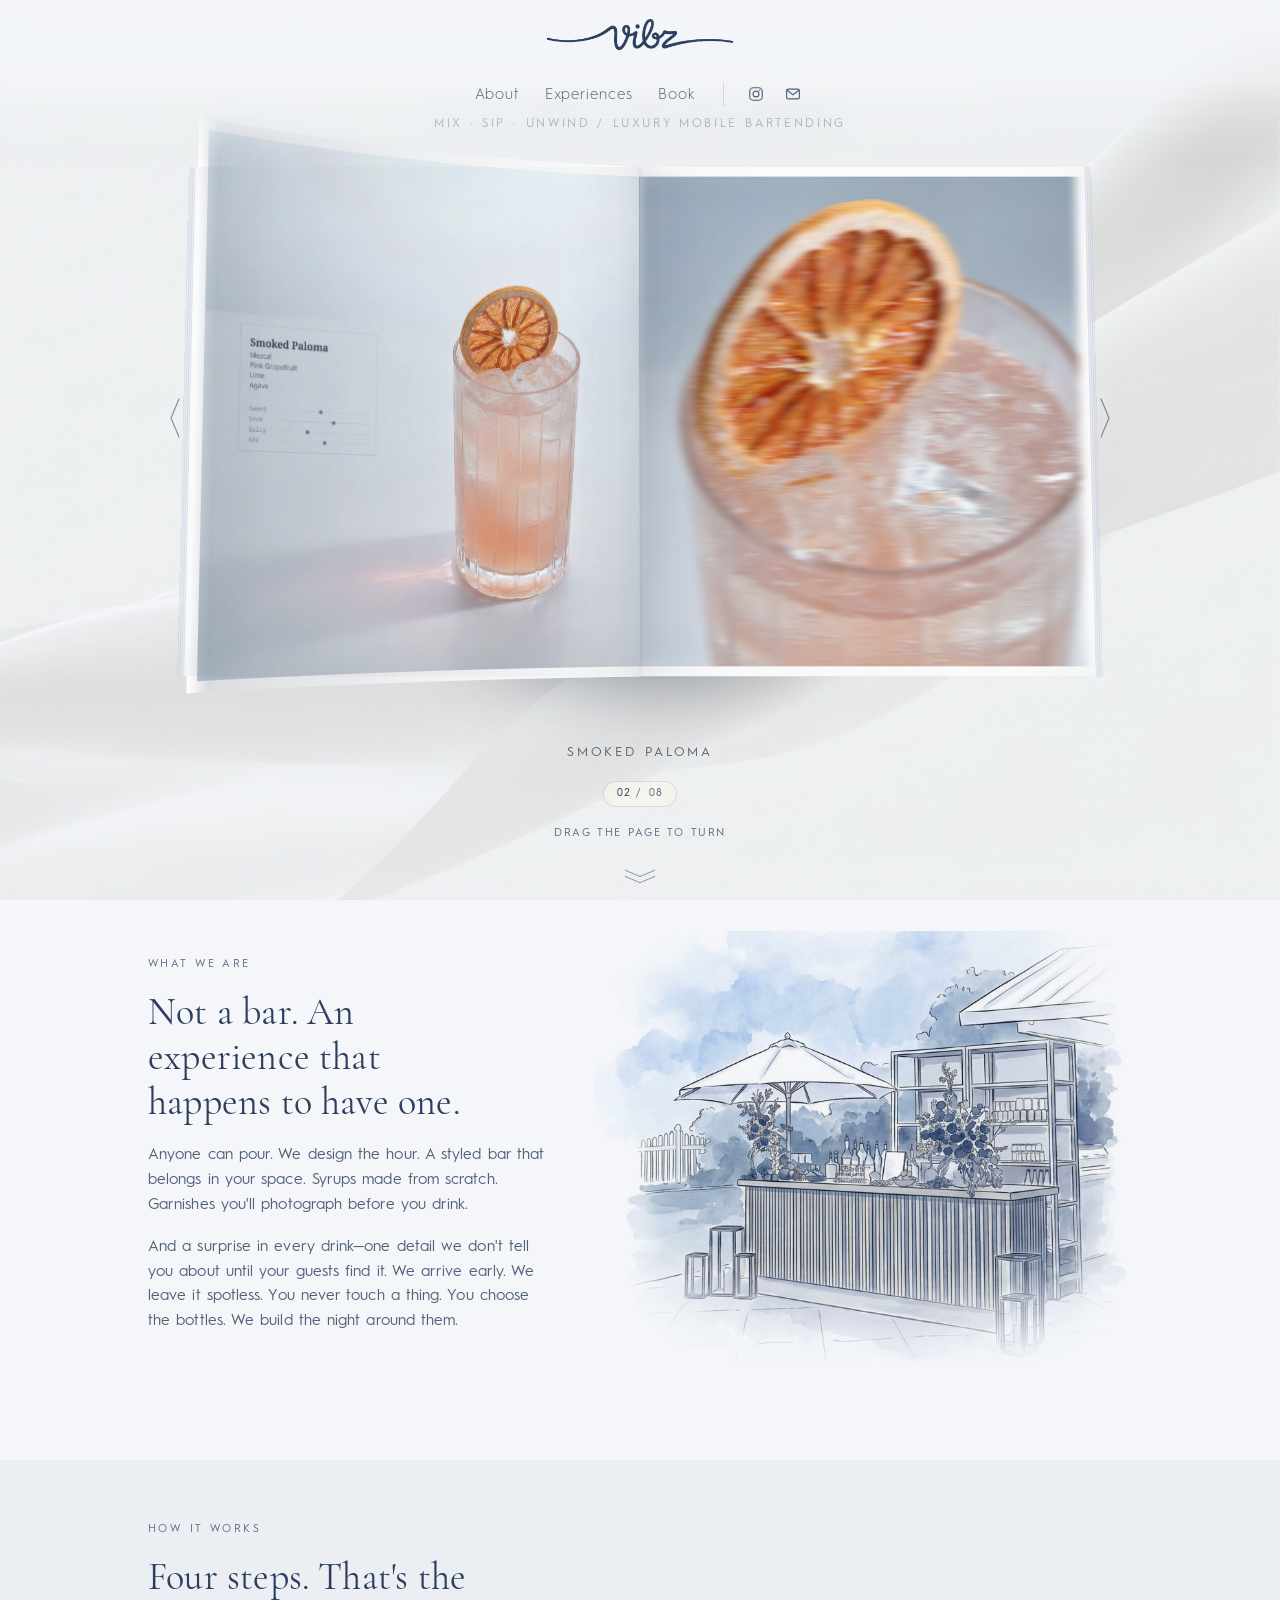
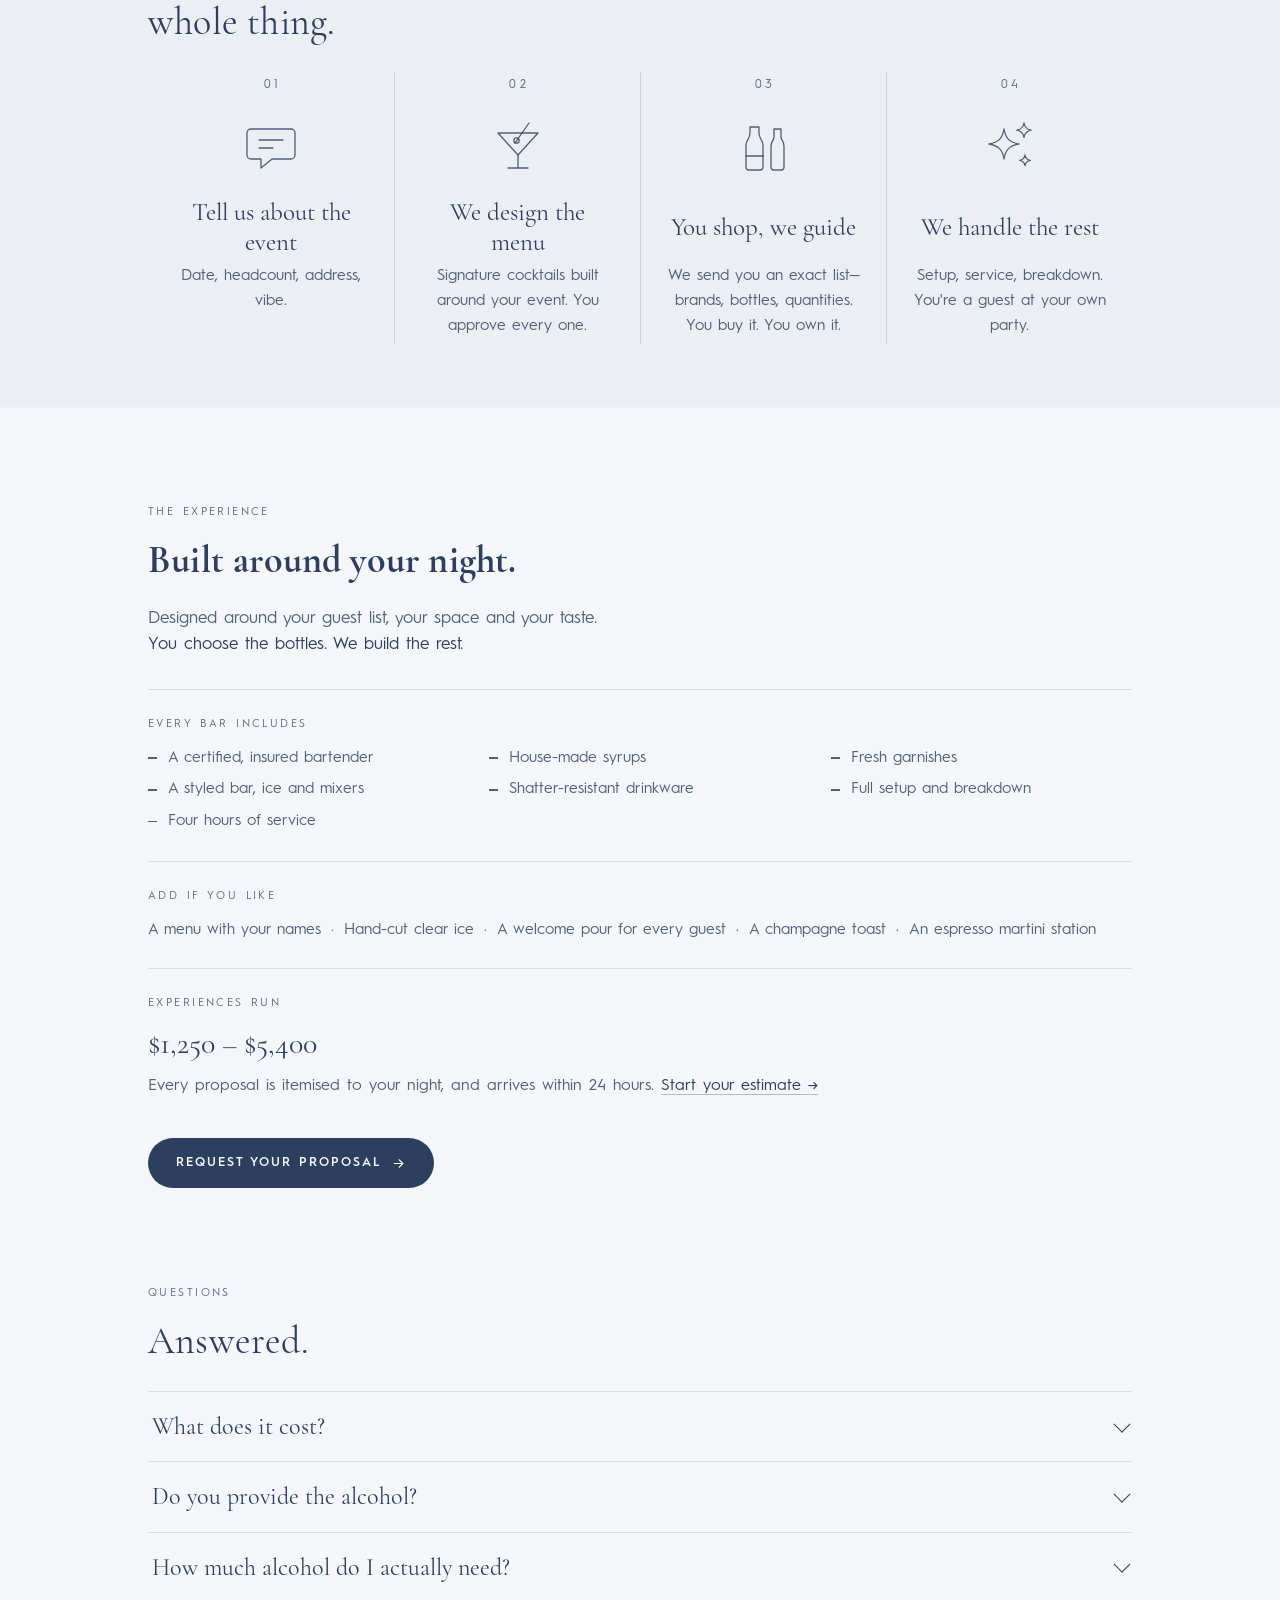
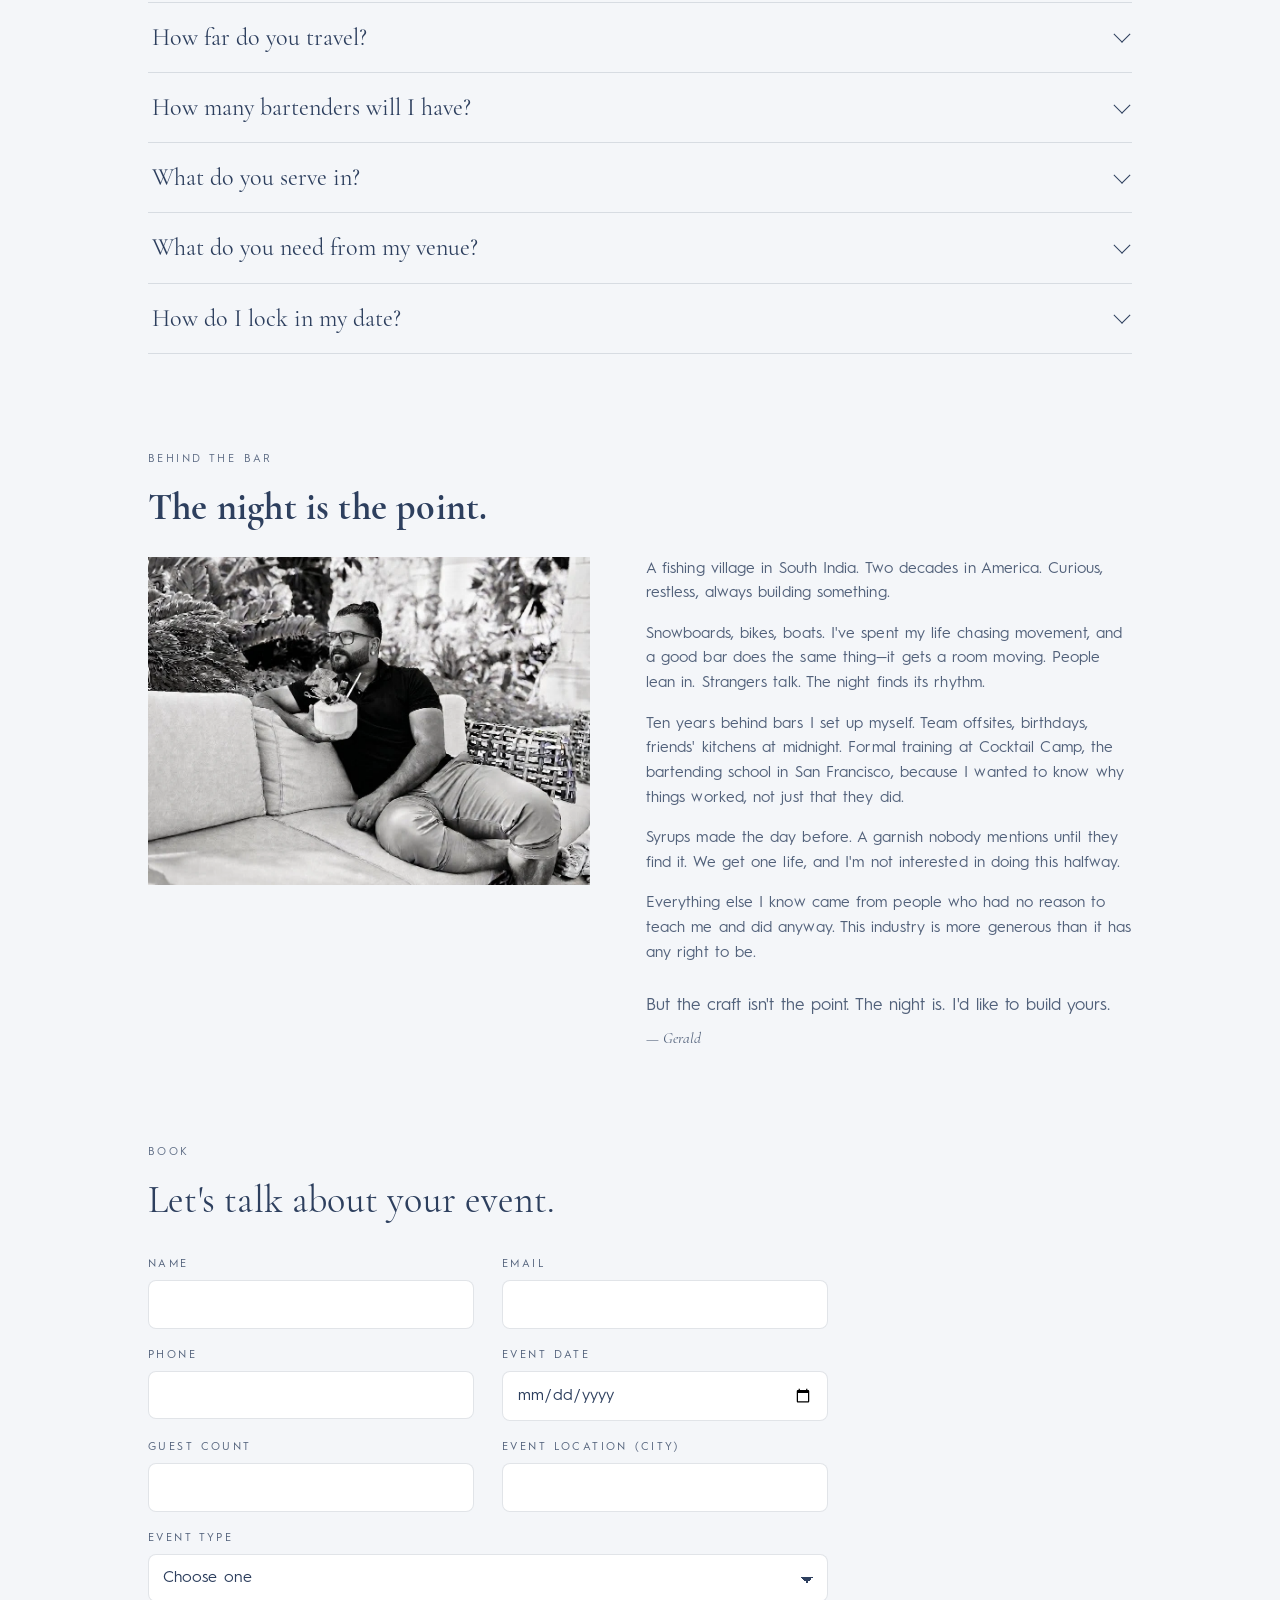
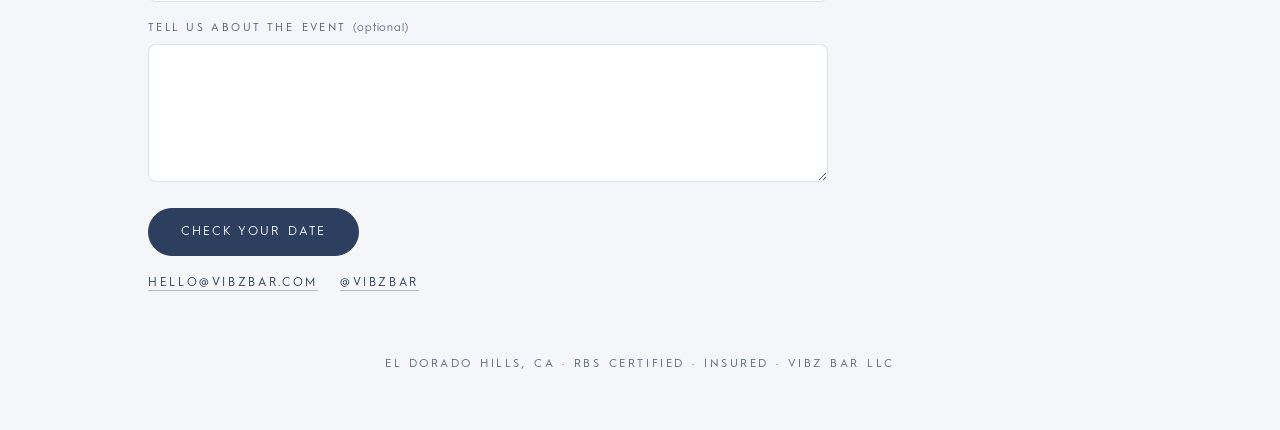
<file: index.html>
<!doctype html>
<html lang="en">
<head>
<!-- Google tag (gtag.js) -->
<script async src="https://www.googletagmanager.com/gtag/js?id=G-868JDGYLK6"></script>
<script>
  window.dataLayer = window.dataLayer || [];
  function gtag(){dataLayer.push(arguments);}
  gtag('js', new Date());
  gtag('config', 'G-868JDGYLK6');
</script>
<meta charset="utf-8">
<meta name="viewport" content="width=device-width, initial-scale=1">
<title>VIBZ — Mobile Bar</title>
<meta name="description" content="luxury mobile bartending — El Dorado Hills &amp; greater Sacramento">
<meta property="og:title" content="VIBZ — Mobile Bar">
<meta property="og:description" content="The happier hour experience. Luxury mobile bartending for El Dorado Hills, Sacramento, and everywhere worth celebrating.">
<meta property="og:type" content="website">
<meta name="theme-color" content="#f4f6f9">
<style>
@font-face{font-family:'Cormorant Garamond';font-style:normal;font-weight:300;font-display:swap;src:url(fonts/CormorantGaramond-Light.ttf) format('truetype')}
@font-face{font-family:'Cormorant Garamond';font-style:normal;font-weight:400;font-display:swap;src:url(fonts/CormorantGaramond-Regular.ttf) format('truetype')}
@font-face{font-family:'Cormorant Garamond';font-style:italic;font-weight:400;font-display:swap;src:url(fonts/CormorantGaramond-Italic.ttf) format('truetype')}
@font-face{font-family:'Cormorant Garamond';font-style:normal;font-weight:500;font-display:swap;src:url(fonts/CormorantGaramond-Medium.ttf) format('truetype')}
@font-face{font-family:'Cormorant Garamond';font-style:normal;font-weight:600;font-display:swap;src:url(fonts/CormorantGaramond-SemiBold.ttf) format('truetype')}
@font-face{font-family:'Cormorant Garamond';font-style:normal;font-weight:700;font-display:swap;src:url(fonts/CormorantGaramond-Bold.ttf) format('truetype')}
@font-face{font-family:'Hurme Sans';font-style:normal;font-weight:300;font-display:swap;src:url(fonts/HurmeGeometricSans1-Light.otf) format('opentype')}
@font-face{font-family:'Hurme Sans';font-style:normal;font-weight:400;font-display:swap;src:url(fonts/HurmeGeometricSans1.otf) format('opentype')}
@font-face{font-family:'Hurme Sans';font-style:normal;font-weight:600;font-display:swap;src:url(fonts/HurmeGeometricSans1-SemiBold.otf) format('opentype')}

:root{
  --paper:#f4f6f9;
  --ink:#2d3f5e;
  --ink-soft:rgba(45,63,94,.82);
  --ink-faint:rgba(45,63,94,.76);
  --hairline:rgba(45,63,94,.14);
  --earth:#2d3f5e;
  --earth-hover:#1c2a44;
  --lavender:#d4d8e8;
  --display:'Cormorant Garamond',Georgia,serif;
  --font:'Hurme Sans',system-ui,sans-serif;
  --track-caps:.22em;
  --track-nav:.06em;
}
*{box-sizing:border-box}
html,body{margin:0;padding:0}
html{-webkit-text-size-adjust:100%}
body{
  font-family:var(--font);font-weight:400;background:var(--paper);color:var(--ink);
  -webkit-font-smoothing:antialiased;overflow-x:hidden;
}
a{color:inherit;text-decoration:none}
button{font:inherit}
::selection{background:rgba(45,63,94,.85);color:var(--paper)}

/* the painted ground the whole page sits on */
.wash{position:fixed;inset:0;z-index:-2;pointer-events:none;background:var(--paper)}
.wash:after{
  content:"";position:absolute;inset:0;
  background:url(vibz/wave_bg_2.png) center top / cover no-repeat;
  opacity:var(--wave,.5);mix-blend-mode:multiply;will-change:opacity;
}
@media (max-width:760px){.wash:after{display:none}}

/* ---------------- top bar ---------------- */
.top{
  position:fixed;top:0;left:0;right:0;z-index:500;
  display:flex;flex-direction:column;align-items:center;gap:11px;
  padding-inline:clamp(16px,4vw,48px);padding-block:18px 64px;pointer-events:none;text-align:center;
}
.top>*{pointer-events:auto}
.top:before{
  content:"";position:absolute;inset:0;z-index:-1;
  background:linear-gradient(180deg,rgba(244,246,249,.94),rgba(244,246,249,.7) 48%,rgba(244,246,249,0));
  -webkit-backdrop-filter:blur(14px) saturate(.95);backdrop-filter:blur(14px) saturate(.95);
  -webkit-mask-image:linear-gradient(180deg,#000 46%,transparent);
  mask-image:linear-gradient(180deg,#000 46%,transparent);
}
.top .name{display:block;line-height:0;margin-bottom:20px}
.top .name img{width:clamp(124px,15vw,186px);height:auto;display:block}
.top nav{
  display:flex;gap:clamp(14px,2vw,26px);font-size:15px;align-items:center;
  letter-spacing:var(--track-nav);font-weight:300;
}
.top nav a{color:var(--ink-soft);transition:color .2s}
.top nav a:hover,.top nav a[aria-current]{color:var(--ink)}
.top nav .top-socials{
  display:flex;align-items:center;gap:13px;margin-left:2px;padding-left:clamp(12px,1.6vw,20px);
  border-left:1px solid var(--hairline);
}
.icon-btn{display:inline-flex;align-items:center;justify-content:center;padding:4px;color:var(--ink-soft);transition:color .2s}
.icon-btn:hover{color:var(--ink)}
.top .icon-btn svg{width:16px;height:16px;display:block}
@media (max-width:640px){
  .top{padding-inline:12px;padding-block:13px 50px;gap:8px}
  .top .name img{width:108px}
  .top nav{gap:11px;font-size:13px}
  .top nav .top-socials{gap:9px;padding-left:10px}
  .top .icon-btn{padding:2px}
  .top .icon-btn svg{width:14px;height:14px}
}

/* ---------------- hero ---------------- */
.hero{
  position:relative;display:grid;justify-items:center;align-content:center;
  min-height:100svh;overflow-anchor:none;overflow-x:clip;
  padding:clamp(112px,13svh,152px) 0 clamp(72px,10svh,120px);
}
.hero-kicker{
  font-size:12px;font-weight:400;letter-spacing:var(--track-caps);text-align:center;
  color:var(--ink-soft);margin:0 0 clamp(22px,3.4vh,40px);text-transform:uppercase;
}
.hero-down{
  position:absolute;bottom:30px;left:50%;transform:translateX(-50%);border:0;background:transparent;
  padding:10px 14px;color:var(--ink);cursor:pointer;-webkit-tap-highlight-color:transparent;
  opacity:.6;transition:opacity .2s;z-index:3;
}
.hero-down:hover{opacity:.9}

/* ---------------- sketchbook ---------------- */
.hero,.hero *{-webkit-user-select:none;-moz-user-select:none;user-select:none}
.hero img{-webkit-user-drag:none;user-drag:none}
.sb-wrap{display:grid;justify-items:center;gap:20px;width:100%;position:relative;z-index:2}
.sb-stage{
  display:flex;align-items:center;justify-content:center;width:100%;
  position:relative;
  touch-action:pan-y;
}
.sb-arrow{
  flex:none;display:inline-flex;align-items:center;justify-content:center;padding:10px 8px;
  border:0;background:transparent;color:var(--ink-soft);cursor:pointer;opacity:.7;
  transition:color .2s,opacity .2s;
  -webkit-tap-highlight-color:transparent;z-index:8;
}
.sb-arrow:hover{color:var(--ink);opacity:1}

/* the book's own untransformed frame; only .sb-tilt leans underneath */
.sb-3d{
  position:relative;flex:1 1;min-width:0;max-width:900px;
  perspective:1750px;perspective-origin:50% 46%;
  --mat:calc(var(--bw,0px) * .0111);  /* the white border: 10px at the full 900px width */
  --stock:#fff;                       /* the border and the paper behind the art */
}
.sb-tilt{
  position:relative;
  transform-style:preserve-3d;
  transform:rotateX(calc(var(--rx,0deg) + 5deg)) rotateY(var(--ry,0deg)) scale(var(--zoom,1));
}
/* Each plate sits inside a white border of --mat on all four sides, so the
   book is a little taller than the photograph:
   1 / ((1 - 2m)/1.7917 + 2m) with m = .0111.  Every surface that paints the
   photograph insets it by the same amount.  Down each side, a few stepped
   paper edges, light and dark alternating, show the page block as if the book
   were seen from above; nothing shows along the bottom. */
.sb-book{
  position:relative;width:100%;aspect-ratio:1.7608;
  transform-style:preserve-3d;z-index:1;
  box-shadow:
    -1px 0 0 rgba(150,163,196,.20), 1px 0 0 rgba(150,163,196,.20),
    -2px 0 0 rgba(255,255,255,.50), 2px 0 0 rgba(255,255,255,.50),
    -3px 0 0 rgba(135,149,184,.17), 3px 0 0 rgba(135,149,184,.17),
    -4px 0 0 rgba(255,255,255,.40), 4px 0 0 rgba(255,255,255,.40),
    -5px 0 0 rgba(120,135,172,.14), 5px 0 0 rgba(120,135,172,.14),
    -6px 0 0 rgba(255,255,255,.30), 6px 0 0 rgba(255,255,255,.30),
    -7px 0 0 rgba(105,120,160,.11), 7px 0 0 rgba(105,120,160,.11);
}

/* The crease and the pages' own curvature are drawn on a flat overlay laid
   over the whole book, outside the 3D group, and multiplied into the
   photographs so they darken the picture itself, as a real fold would.
   Multiply blending drops out inside a preserve-3d group once a leaf is in
   the air, so this has to live out here.  It stays put while a page turns and
   eases out as the leaf lifts and back in as it settles, tied to --shade, so
   nothing pops at either end.  One unbroken seam at the spine, the paper
   darkening softly toward it and a little at the outer edges. */
.sb-crease{
  position:absolute;inset:0;pointer-events:none;z-index:30;
  mix-blend-mode:multiply;
  transform:rotateX(calc(var(--rx,0deg) + 5deg)) rotateY(var(--ry,0deg)) scale(var(--zoom,1));
  background:
    linear-gradient(90deg,
      rgba(30,42,66,0) 43%,rgba(30,42,66,.06) 47.5%,rgba(30,42,66,.13) 49.7%,rgba(30,42,66,.20) 50%,
      rgba(30,42,66,.13) 50.3%,rgba(30,42,66,.06) 52.5%,rgba(30,42,66,0) 57%),
    linear-gradient(90deg,
      rgba(30,42,66,.04) 0%,rgba(30,42,66,0) 8%,rgba(30,42,66,0) 92%,rgba(30,42,66,.04) 100%),
    linear-gradient(180deg,
      rgba(30,42,66,.04) 0%,rgba(30,42,66,0) 10%,rgba(30,42,66,0) 90%,rgba(30,42,66,.06) 100%);
  opacity:calc(1 - var(--shade,0));
  transition:opacity .25s ease;
}

/* The book sits on a surface, so its shadow is a soft pool underneath —
   no box, no filter on the artwork, nothing with an edge of its own.  The
   book rests on its spine, so the shadow gathers below the middle and
   thins out toward the sides.  All of it eases off while a leaf is in the
   air. */
.sb-cast{position:absolute;pointer-events:none;z-index:-1}
.sb-cast.ambient{
  left:20%;right:20%;top:84%;bottom:-18%;
  background:radial-gradient(50% 50% at 50% 34%,
    rgba(28,42,68,.46) 0%,rgba(28,42,68,.21) 45%,rgba(28,42,68,0) 78%);
  filter:blur(18px);
  opacity:calc(1 - var(--shade,0) * .42);
}
.sb-cast.contact{
  left:28%;right:28%;top:92%;bottom:-8%;
  background:radial-gradient(50% 50% at 50% 28%,
    rgba(28,42,68,.66) 0%,rgba(28,42,68,.27) 50%,rgba(28,42,68,0) 80%);
  filter:blur(9px);
  opacity:calc(1 - var(--shade,0) * .5);
}
.sb-cast.hair{
  left:34%;right:34%;top:96%;bottom:-2%;
  background:radial-gradient(50% 60% at 50% 20%,
    rgba(28,42,68,.60) 0%,rgba(28,42,68,0) 78%);
  filter:blur(4px);
  opacity:calc(1 - var(--shade,0) * .62);
}
.sb-full{position:absolute;inset:0;background:var(--stock);overflow:hidden}
.sb-full img{
  position:absolute;top:var(--mat);left:var(--mat);
  width:calc(100% - 2 * var(--mat));height:auto;display:block;
}
/* The two halves either side of the gutter.  Each shows the full-width
   photograph through a half-width window, so the image is positioned in
   book pixels and the border is carried on both. */
.sb-half{position:absolute;top:0;bottom:0;width:50%;overflow:hidden;background:var(--stock)}
.sb-half.left{left:0}
.sb-half.right{left:50%}
.sb-half-img{
  position:absolute;top:var(--mat);
  width:calc(var(--bw,0px) - 2 * var(--mat));max-width:none;height:auto;display:block;
}
.sb-half.left .sb-half-img{left:var(--mat)}
.sb-half.right .sb-half-img{left:calc(var(--mat) - var(--bw,0px) / 2)}

/* the shadow the lifting leaf throws onto the page beneath it */
.gutter-shade{
  position:absolute;top:0;bottom:0;width:46%;
  pointer-events:none;opacity:calc(var(--shade,0) * .62);
  -webkit-mask-image:linear-gradient(180deg,transparent 0,#000 5.2%,#000 94.8%,transparent 100%);
  mask-image:linear-gradient(180deg,transparent 0,#000 5.2%,#000 94.8%,transparent 100%);
}
.gutter-shade.left{right:0;background:linear-gradient(270deg,rgba(28,42,68,.30),rgba(28,42,68,0) 82%)}
.gutter-shade.right{left:0;background:linear-gradient(90deg,rgba(28,42,68,.24),rgba(28,42,68,0) 82%)}

/* ---- the turning leaf: nested strips forming a curved surface ---- */
.curl{
  position:absolute;top:0;height:100%;
  width:calc(var(--bw,0px) * var(--span));
  transform-style:preserve-3d;z-index:6;
  will-change:transform;
}
.curl.next{left:50%;transform-origin:left center;transform:rotateY(calc(-1 * var(--tt,0deg)))}
.curl.prev{right:50%;transform-origin:right center;transform:rotateY(var(--tt,0deg))}
.strip{
  position:absolute;top:0;height:100%;
  width:calc(var(--bw,0px) * var(--span) / var(--n));
  transform-style:preserve-3d;
}
.curl.next .strip{transform-origin:left center}
.curl.prev .strip{transform-origin:right center}
.curl.next>.strip{left:0}
.curl.prev>.strip{right:0;left:auto}
.curl.next .strip .strip{left:100%;transform:rotateY(var(--td,0deg))}
.curl.prev .strip .strip{right:100%;transform:rotateY(calc(-1 * var(--td,0deg)))}
.face{
  position:absolute;top:0;bottom:0;left:0;right:-1.1px;
  backface-visibility:hidden;-webkit-backface-visibility:hidden;
  background-color:var(--stock);
  background-repeat:no-repeat;
  background-size:calc(var(--bw,0px) - 2 * var(--mat)) auto;
  background-position-y:var(--mat);
}
.face.back{transform:rotateY(180deg)}
.face .sh,.face .gl{
  -webkit-mask-image:linear-gradient(180deg,#000 0,#000 100%);
  mask-image:linear-gradient(180deg,#000 0,#000 100%);
}
.strip.edge .face .sh,.strip.edge .face .gl{
  -webkit-mask-image:linear-gradient(180deg,#000 0,#000 100%),var(--hf);
  mask-image:linear-gradient(180deg,#000 0,#000 100%),var(--hf);
  -webkit-mask-composite:source-in;mask-composite:intersect;
}
.curl.next .strip.edge .face.front,.curl.prev .strip.edge .face.back{
  --hf:linear-gradient(90deg,#000 0 22%,transparent 96%);
}
.curl.next .strip.edge .face.back,.curl.prev .strip.edge .face.front{
  --hf:linear-gradient(270deg,#000 0 22%,transparent 96%);
}
.face .sh{position:absolute;inset:0;pointer-events:none}
.curl.next .face.front .sh,.curl.prev .face.back .sh{
  background:linear-gradient(90deg,rgba(28,42,68,var(--a1,0)),rgba(28,42,68,var(--a2,0)));
}
.curl.next .face.back .sh,.curl.prev .face.front .sh{
  background:linear-gradient(90deg,rgba(28,42,68,var(--a2,0)),rgba(28,42,68,var(--a1,0)));
}
.face .gl{
  position:absolute;inset:0;
  pointer-events:none;background:#fff;
  opacity:calc(var(--shade,0) * var(--lit,1) * var(--lit,1) * .20);
}

/* ---- controls ---- */
.sb-tools{
  display:flex;align-items:center;gap:6px;
  border:1px solid var(--hairline);border-radius:999px;
  padding:5px 7px;background:rgba(250,246,238,.62);
  -webkit-backdrop-filter:blur(8px);backdrop-filter:blur(8px);
}
.plate-count{
  font-size:11px;letter-spacing:.1em;color:var(--ink-faint);
  font-variant-numeric:tabular-nums;padding:0 6px;white-space:nowrap;
}
.plate-count b{font-weight:400;color:var(--ink)}

.sb-zone{position:absolute;top:0;bottom:0;border:0;background:transparent;cursor:grab;z-index:60;-webkit-tap-highlight-color:transparent}
.sb-zone:active{cursor:grabbing}
.sb-prev{left:0;width:50%}
.sb-next{right:0;width:50%}

.sb-captions{display:grid;justify-items:center;margin-top:50px}
.sb-captions>*{grid-area:1/1;margin:0}
.sb-caption{font-size:13px;letter-spacing:var(--track-caps);text-transform:uppercase;color:var(--ink-soft);
  animation:sb-cap-in .5s ease both}
.sb-caption.live{animation:none}
@keyframes sb-cap-in{0%{opacity:0}}
@keyframes sb-cap-out{to{opacity:0}}
.sb-hint{
  margin:0;font-size:11px;letter-spacing:.14em;text-transform:uppercase;color:var(--ink-faint);
  transition:opacity .4s ease;
}
.sb-hint.gone{opacity:0}
.sb-wrap.intro .sb-full img,.sb-wrap.intro .sb-half-img{filter:url(#sb-mblur-1)}
.sb-wrap.intro.b2 .sb-full img,.sb-wrap.intro.b2 .sb-half-img{filter:url(#sb-mblur-2)}
.sb-wrap.intro .sb-caption{animation:none}
.sb-wrap.intro .sb-caption.cap-out{display:none}
@media (max-width:640px){
  .hero-kicker{font-size:10.5px;letter-spacing:.16em}
  /* the arrows sit in the margins either side of the pages, so the book is
     a little narrower to make room for them */
  .sb-wrap{width:100vw;margin-inline:calc(50% - 50vw);padding-inline:8px}
  .sb-arrow{padding:14px 6px}
  .sb-3d{max-width:none}
  .sb-hint{font-size:9.5px;letter-spacing:.1em;padding:0 16px;text-align:center}
}

/* ---------------- painted rules + sections ---------------- */
/* ---- Behind the bar ---- */
#behind .behind-inner{display:grid;grid-template-columns:1fr;gap:clamp(32px,5vw,56px);align-items:start;margin-top:clamp(20px,3vh,28px)}
@media (min-width:860px){#behind .behind-inner{grid-template-columns:minmax(0,1fr) minmax(0,1.1fr)}}
#behind .behind-portrait{width:100%;height:auto;display:block}
#behind .behind-text .bio+.bio{margin-top:1em}
#behind .behind-text .bio:last-of-type{margin-top:1em}
#behind .behind-text .exp-lead{margin-top:1.6em}
#behind .behind-sig{display:block;font-family:var(--display);font-style:italic;font-size:clamp(14px,1.3vw,15.5px);color:var(--ink-soft);margin-top:.6em}
.section-label{
  font-size:11px;letter-spacing:var(--track-caps);text-transform:uppercase;
  color:var(--ink-faint);margin:0 0 18px;
}
.about{
  position:relative;max-width:1080px;margin:0 auto;
  padding:0 clamp(20px,5vw,48px);
  display:grid;grid-template-columns:minmax(0,.85fr) minmax(0,1.15fr);gap:clamp(24px,4vw,48px);align-items:center;
}
.bio{font-size:clamp(14px,1.3vw,15.5px);line-height:1.6;letter-spacing:.005em;margin:0;font-weight:400;color:var(--ink-soft);max-width:56ch}
.bio-link{color:var(--ink);text-decoration:underline;text-decoration-color:rgba(26,35,50,.28);
  text-underline-offset:4px;transition:text-decoration-color .2s}
.bio-link:hover{text-decoration-color:var(--ink)}
/* The watercolour is opaque with a white fade at its edges.  Multiplying it
   into the page colour drops the white out, and the soft mask feathers
   whatever is left, so it settles into the paper instead of sitting on it. */
.about-art{
  position:relative;width:100%;aspect-ratio:1.25;overflow:hidden;
  user-select:none;
}
.about-art img{
  position:absolute;left:-22%;top:-19%;width:150%;max-width:none;height:auto;
  mix-blend-mode:multiply;
  -webkit-mask-image:radial-gradient(ellipse 52% 52% at 50% 50%,#000 58%,transparent 100%);
  mask-image:radial-gradient(ellipse 52% 52% at 50% 50%,#000 58%,transparent 100%);
}
@media (max-width:760px){
  .about{grid-template-columns:1fr}
  .about-art{max-width:480px;justify-self:center}
}

.contact{max-width:1080px;margin:0 auto;padding:0 clamp(20px,5vw,48px)}
.contact-social{
  margin:20px 0 0;display:flex;flex-wrap:wrap;gap:22px;
  font-size:12px;letter-spacing:var(--track-caps);text-transform:uppercase;
}
.about .bio + .bio{margin-top:1.1em}

.plates{max-width:1080px;margin:0 auto;padding:0 clamp(20px,5vw,48px)}
.plate-list{list-style:none;margin:0;padding:0;border-top:1px solid var(--hairline)}
.plate{
  display:grid;grid-template-columns:3.4em minmax(0,1fr) auto;gap:18px;align-items:baseline;
  width:100%;padding:15px 4px;border:0;border-bottom:1px solid var(--hairline);
  background:transparent;text-align:left;cursor:pointer;color:inherit;
  transition:background-color .22s ease,padding-left .22s ease;
}
.plate:hover,.plate[aria-current="true"]{background:rgba(255,255,255,.5);padding-left:12px}
.plate .n{font-size:12px;color:var(--ink-faint);letter-spacing:var(--track-nav)}
.plate .t{font-family:var(--display);font-size:clamp(19px,2.1vw,26px)}
.plate .p{font-size:12.5px;color:var(--ink-faint);letter-spacing:.08em;text-transform:uppercase;text-align:right}
.plate[aria-current="true"] .p{color:var(--earth)}

/* ---- the sections VIBZ needs that a sketchbook did not: steps, tiers
        and questions.  All of it borrows the plate list's manners --
        hairline rules, an indented number, the same restrained scale. ---- */
/* the fixed bar would otherwise sit on top of a section's own label */
.about,.plates,.contact{scroll-margin-top:clamp(96px,13vh,132px)}
.plates,.contact{margin-top:clamp(72px,11vh,120px)}
/* a barely-there, see-through grey-blue band behind How it works, full width of the page */
#how{
  background:rgba(45,63,94,.04);padding-block:clamp(44px,7vh,72px);
  box-shadow:0 0 0 100vmax rgba(45,63,94,.04);clip-path:inset(0 -100vmax);
}

.lede{
  font-family:var(--display);font-size:clamp(24px,3vw,38px);line-height:1.18;
  letter-spacing:.005em;margin:0 0 clamp(20px,3vh,34px);max-width:22ch;
}
.bio-lead{font-family:var(--display);font-size:clamp(24px,3vw,38px);line-height:1.18;color:var(--ink);
  font-weight:400;letter-spacing:.005em;max-width:20ch;margin-bottom:.5em}
.contact .bio-lead{max-width:none}
.bio-note{font-size:clamp(14px,1.4vw,16px);color:var(--ink-soft);max-width:none}

.step-list,.tier-list,.qa-list{list-style:none;margin:0;padding:0}
/* Four columns, each a number, a thin-line icon, a title and a short line,
   divided by hairlines.  Stacks to one column on a phone. */
.step-list{display:grid;grid-template-columns:repeat(4,minmax(0,1fr));margin-top:clamp(8px,2vh,20px)}
.step{
  display:flex;flex-direction:column;align-items:center;text-align:center;
  padding:6px clamp(14px,2vw,28px);
}
.step+.step{border-left:1px solid var(--hairline)}
.step .n{font-size:12px;color:var(--ink-faint);letter-spacing:.3em;padding-left:.3em}
.step-icon{width:clamp(52px,5.4vw,64px);height:auto;margin:clamp(16px,2.4vh,24px) 0 clamp(14px,2vh,20px);color:var(--ink-soft)}
.step h3{font-family:var(--display);font-weight:400;font-size:clamp(21px,2vw,25px);line-height:1.2;margin:0 0 .5em}
@media (min-width:901px){.step h3{display:flex;align-items:center;justify-content:center;min-height:2.4em;margin-bottom:.3em}}
.step p{margin:0;font-size:clamp(14px,1.3vw,15.5px);line-height:1.6;color:var(--ink-soft);max-width:24ch}
@media (max-width:900px){
  .step-list{grid-template-columns:repeat(2,minmax(0,1fr))}
  .step{padding-block:26px}
  .step:nth-child(odd){border-left:0}
  .step:nth-child(n+3){border-top:1px solid var(--hairline)}
}
@media (max-width:560px){
  .step-list{grid-template-columns:1fr}
  .step+.step{border-left:0;border-top:1px solid var(--hairline)}
  .step:nth-child(n+3){border-top:1px solid var(--hairline)}
  .step{padding-block:28px}
  .step p{max-width:30ch}
}

/* ---- Experiences section ---- */
#experiences .exp-lede{padding-bottom:30px;border-bottom:1px solid var(--hairline)}
#experiences .exp-lede .lede{margin-bottom:.6em}
.exp-lead{margin:0;max-width:52ch;font-size:17px;line-height:1.55;color:var(--ink-soft)}
.exp-lead b{font-weight:400;color:var(--ink)}
.exp-block{padding:28px 0;border-bottom:1px solid var(--hairline)}
.exp-label{margin:0 0 16px;font-size:11px;letter-spacing:.22em;text-transform:uppercase;color:var(--ink-faint)}
.exp-includes{margin:0;padding:0;list-style:none;display:grid;gap:10px 40px;grid-template-columns:repeat(auto-fit,minmax(230px,1fr))}
.exp-includes li{position:relative;padding-left:20px;line-height:1.4;font-size:clamp(14px,1.3vw,15.5px);color:var(--ink-soft)}
.exp-includes li::before{content:"";position:absolute;left:0;top:.62em;width:9px;height:1.5px;background:var(--ink-soft)}
.exp-extras{display:flex;flex-wrap:wrap;gap:8px 10px;align-items:baseline;margin:0;font-size:clamp(14px,1.3vw,15.5px);color:var(--ink-soft)}
.exp-extras span{white-space:nowrap}
.exp-extras span+span::before{content:"·";margin-right:10px;color:var(--ink-faint)}
.exp-price{display:flex;flex-wrap:wrap;align-items:center;justify-content:space-between;gap:26px 40px;padding-top:28px}
.exp-amt{margin:0;font-family:var(--display);font-weight:400;font-size:clamp(22px,2.5vw,30px);line-height:1.12;white-space:nowrap;color:var(--ink)}
.exp-amt i{font-style:normal;color:var(--ink-faint)}
.exp-cta{flex:0 0 auto;display:inline-flex;align-items:center;gap:10px;min-height:50px;padding:14px 28px;border-radius:999px;background:var(--earth);color:var(--paper);text-decoration:none;font-size:12.5px;letter-spacing:.16em;text-transform:uppercase;font-weight:600;transition:background-color .32s cubic-bezier(.22,.61,.36,1);white-space:nowrap}
.exp-cta:hover{background:var(--earth-hover)}
.exp-cta:focus-visible{outline:2px solid var(--ink);outline-offset:3px}
.exp-cta svg{width:15px;height:15px;stroke:currentColor;fill:none;stroke-width:1.7;stroke-linecap:round;stroke-linejoin:round;flex-shrink:0}
@media (max-width:560px){.exp-price{gap:22px}.exp-cta{width:100%;justify-content:center}}

.qa-list{border-top:1px solid var(--hairline)}
.qa{border-bottom:1px solid var(--hairline)}
.qa button{
  display:flex;align-items:center;gap:.9em;width:100%;padding:19px 4px;
  border:0;background:transparent;cursor:pointer;text-align:left;color:inherit;
  font-family:var(--display);font-size:clamp(18px,2vw,24px);font-weight:400;line-height:1.3;
  -webkit-tap-highlight-color:transparent;transition:padding-left .22s ease;
}
.qa button:hover{padding-left:12px}
.qa .q{flex:1}
.qa .caret{
  flex:none;width:.5em;height:.5em;border-right:1.4px solid var(--earth);
  border-bottom:1.4px solid var(--earth);transform:rotate(45deg) translate(-.08em,-.08em);
  transition:transform .3s cubic-bezier(.4,0,.2,1);
}
.qa button[aria-expanded="true"] .caret{transform:rotate(-135deg) translate(-.14em,-.14em)}
.qa .a{display:grid;grid-template-rows:0fr;transition:grid-template-rows .34s cubic-bezier(.4,0,.2,1)}
.qa button[aria-expanded="true"]+.a{grid-template-rows:1fr}
.qa .a>div{overflow:hidden}
.qa .a p{margin:0;padding:0 2em 22px 4px;font-size:clamp(15px,1.5vw,17px);
  line-height:1.7;color:var(--ink-soft);max-width:64ch}
@media (prefers-reduced-motion:reduce){.qa .a{transition:none}}

/* ---- the booking form ---- */
.book-form{
  display:grid;grid-template-columns:repeat(2,minmax(0,1fr));gap:20px clamp(16px,3vw,28px);
  max-width:680px;margin:clamp(24px,4vh,36px) 0 0;
}
.book-form .wide,.book-form .form-foot{grid-column:1 / -1}
.book-form .field{display:grid;gap:8px;align-content:start;min-width:0}
.book-form label{
  font-size:11px;letter-spacing:var(--track-caps);text-transform:uppercase;color:var(--ink-soft);
}
.book-form .opt{letter-spacing:.08em;text-transform:none;color:var(--ink-faint)}
.book-form input,.book-form select,.book-form textarea{
  width:100%;font:inherit;font-size:16px;line-height:1.4;color:var(--ink);
  padding:12px 14px;border:1px solid var(--hairline);border-radius:8px;
  background:#fff;
  -webkit-appearance:none;appearance:none;
  transition:border-color .2s ease,background-color .2s ease;
}
.book-form select{
  padding-right:38px;cursor:pointer;
  background-image:linear-gradient(45deg,transparent 50%,var(--earth) 50%),linear-gradient(135deg,var(--earth) 50%,transparent 50%);
  background-position:calc(100% - 20px) 55%,calc(100% - 14px) 55%;
  background-size:6px 6px,6px 6px;background-repeat:no-repeat;
}
.book-form textarea{resize:vertical;min-height:120px}
.book-form input:hover,.book-form select:hover,.book-form textarea:hover{border-color:var(--ink-faint)}
.book-form input:focus-visible,.book-form select:focus-visible,.book-form textarea:focus-visible{
  outline:2px solid var(--earth);outline-offset:2px;border-color:var(--earth);
  background:rgba(255,255,255,.9);
}
.book-form .hp{position:absolute;left:-9999px;width:1px;height:1px;opacity:0}
.form-foot{display:flex;flex-wrap:wrap;align-items:center;gap:14px 20px;margin-top:6px}
.form-btn{
  padding:15px 32px;border-radius:999px;border:1px solid var(--earth);background:var(--earth);color:var(--paper);
  font-size:12.5px;letter-spacing:.16em;text-transform:uppercase;cursor:pointer;
  transition:background-color .32s cubic-bezier(.22,.61,.36,1),color .2s ease;
}
.form-btn:hover{background:var(--earth-hover);border-color:var(--earth-hover)}
.form-btn:focus-visible{outline:2px solid var(--ink);outline-offset:3px}
.form-btn:disabled{opacity:.55;cursor:default}
.form-status{margin:0;font-size:15px;line-height:1.5;color:var(--ink-soft);max-width:44ch}
.form-status:empty{display:none}
.form-thanks{margin:clamp(24px,4vh,36px) 0 0}
@media (max-width:640px){
  .book-form{grid-template-columns:1fr}
}

.foot{font-size:11.5px;letter-spacing:var(--track-caps);text-transform:uppercase;line-height:1.8;
  color:var(--ink-faint);text-align:center;text-wrap:balance;
  margin-top:clamp(48px,7vh,84px);padding:0 clamp(20px,5vw,48px) 44px}
/* on a phone the footer is two tidy lines, with no separator left dangling at a line start */
@media (max-width:640px){.foot{font-size:10.5px;letter-spacing:.16em}.foot span{display:block}.foot .sep{display:none}}
/* accessibility: visible keyboard focus, skip link */
a:focus-visible,button:focus-visible{outline:2px solid var(--ink);outline-offset:3px;border-radius:2px}
.sb-arrow:focus-visible,.hero-down:focus-visible{opacity:1}
.skip{position:absolute;left:12px;top:-60px;z-index:1000;background:var(--ink);color:#fff;padding:10px 16px;font-size:14px;text-decoration:none}
.skip:focus{top:12px}
</style>
</head>
<body>
<a class="skip" href="#sketchbook">Skip to content</a>
<div class="wash" aria-hidden="true"></div>
<main class="page home" id="main">

  <header class="top">
    <a class="name" href="#" aria-label="VIBZ Mobile Bar — home">
      <img src="vibz/wordmark-navy.png" alt="VIBZ Mobile Bar" width="1376" height="247">
    </a>
    <nav aria-label="Main">
      <a href="#about">About</a>
      <a href="#experiences">Experiences</a>
      <a href="#contact">Book</a>
      <div class="top-socials">
        <a href="https://www.instagram.com/vibzbar" target="_blank" rel="me noopener" class="icon-btn" aria-label="Instagram (opens in a new tab)"><svg viewBox="0 0 24 24" fill="none" stroke="currentColor" stroke-width="1.7" aria-hidden="true"><rect x="2.6" y="2.6" width="18.8" height="18.8" rx="5.4"/><circle cx="12" cy="12" r="4.4"/><circle cx="17.6" cy="6.4" r="1.15" fill="currentColor" stroke="none"/></svg></a>
        <a href="mailto:hello@vibzbar.com" class="icon-btn" aria-label="Email"><svg viewBox="0 0 24 24" fill="none" stroke="currentColor" stroke-width="1.7" aria-hidden="true"><rect x="2.4" y="4.6" width="19.2" height="14.8" rx="2.4"/><path d="m3.2 6.4 8.8 6.6 8.8-6.6"/></svg></a>
      </div>
    </nav>
  </header>

  <section id="sketchbook" class="hero">

    <p class="hero-kicker" role="heading" aria-level="1">Mix · Sip · Unwind / Luxury Mobile Bartending</p>

    <div class="sb-wrap" id="sbWrap">
      <svg width="0" height="0" style="position:absolute" aria-hidden="true">
        <filter id="sb-mblur-1"><feGaussianBlur stdDeviation="5 0"/></filter>
        <filter id="sb-mblur-2"><feGaussianBlur stdDeviation="14 0"/></filter>
      </svg>
      <div class="sb-stage" id="sbStage">
        <button class="sb-arrow left" id="sbLeft" aria-label="Previous drink">
          <svg viewBox="0 0 14 44" width="14" height="44" fill="none" aria-hidden="true"><polyline points="11,3 3,22 11,41" stroke="currentColor" stroke-width="1.1" stroke-linecap="round" stroke-linejoin="round"/></svg>
        </button>
        <div class="sb-3d" id="sb3d">
          <div class="sb-tilt" id="sbTilt">
            <div class="sb-cast ambient" aria-hidden="true"></div>
            <div class="sb-cast contact" aria-hidden="true"></div>
            <div class="sb-cast hair" aria-hidden="true"></div>
            <div class="sb-book" id="sbBook"></div>
          </div>
          <div class="sb-crease" aria-hidden="true"></div>
        </div>
        <button class="sb-arrow right" id="sbRight" aria-label="Next drink">
          <svg viewBox="0 0 14 44" width="14" height="44" fill="none" aria-hidden="true"><polyline points="3,3 11,22 3,41" stroke="currentColor" stroke-width="1.1" stroke-linecap="round" stroke-linejoin="round"/></svg>
        </button>
      </div>
      <div class="sb-captions" id="sbCaptions"></div>
      <div class="sb-tools">
        <span class="plate-count" id="plateCount" aria-live="polite">01 / 08</span>
      </div>
      <p class="sb-hint" id="sbHint">Drag the page to turn</p>
    </div>

    <button class="hero-down" id="heroDown" aria-label="Scroll to About">
      <svg viewBox="0 0 44 22" width="34" height="17" fill="none" aria-hidden="true">
        <polyline points="3,3 22,11 41,3" stroke="currentColor" stroke-width="1.1" stroke-linecap="round" stroke-linejoin="round"/>
        <polyline points="3,11 22,19 41,11" stroke="currentColor" stroke-width="1.1" stroke-linecap="round" stroke-linejoin="round"/>
      </svg>
    </button>
  </section>

  <section id="about" class="about">
    <div>
      <p class="section-label" role="heading" aria-level="2">What we are</p>
      <p class="bio bio-lead">Not a bar. An experience that happens to have one.</p>
      <p class="bio">Anyone can pour. We design the hour. A styled bar that belongs in your space. Syrups made from scratch. Garnishes you'll photograph before you drink.</p>
      <p class="bio">And a surprise in every drink—one detail we don't tell you about until your guests find it. We arrive early. We leave it spotless. You never touch a thing. You choose the bottles. We build the night around them.</p>
    </div>
    <div class="about-art" aria-hidden="true"><img src="vibz/bar_illustration.png" alt="" width="1181" height="768"></div>
  </section>

  <section id="how" class="plates">
    <p class="section-label" role="heading" aria-level="2">How it works</p>
    <p class="lede">Four steps. That's the whole thing.</p>
    <ol class="step-list">
      <li class="step">
        <span class="n">01</span>
        <svg class="step-icon" viewBox="0 0 64 64" fill="none" stroke="currentColor" stroke-width="1.3" stroke-linecap="round" stroke-linejoin="round" aria-hidden="true"><path d="M12 14h40a4 4 0 0 1 4 4v22a4 4 0 0 1-4 4H33l-11 9v-9H12a4 4 0 0 1-4-4V18a4 4 0 0 1 4-4Z"/><path d="M20 25h24M20 33h14"/></svg>
        <h3>Tell us about the event</h3>
        <p>Date, headcount, address, vibe.</p>
      </li>
      <li class="step">
        <span class="n">02</span>
        <svg class="step-icon" viewBox="0 0 64 64" fill="none" stroke="currentColor" stroke-width="1.3" stroke-linecap="round" stroke-linejoin="round" aria-hidden="true"><path d="M12 18h40L32 40Z"/><path d="M32 40v13M22 53h20"/><path d="M43 8 29 28"/><circle cx="30.5" cy="25.5" r="2.7"/></svg>
        <h3>We design the menu</h3>
        <p>Signature cocktails built around your event. You approve every one.</p>
      </li>
      <li class="step">
        <span class="n">03</span>
        <svg class="step-icon" viewBox="0 0 64 64" fill="none" stroke="currentColor" stroke-width="1.3" stroke-linecap="round" stroke-linejoin="round" aria-hidden="true"><path d="M14 30c0-5 4-6 4-12v-6h9v6c0 6 4 7 4 12v22a3 3 0 0 1-3 3H17a3 3 0 0 1-3-3Z"/><path d="M14 41h17"/><path d="M42 22v-8h7v8c0 3 3 4 3 9v21a3 3 0 0 1-3 3h-7a3 3 0 0 1-3-3V31c0-5 3-6 3-9Z"/></svg>
        <h3>You shop, we guide</h3>
        <p>We send you an exact list—brands, bottles, quantities. You buy it. You own it.</p>
      </li>
      <li class="step">
        <span class="n">04</span>
        <svg class="step-icon" viewBox="0 0 64 64" fill="none" stroke="currentColor" stroke-width="1.3" stroke-linecap="round" stroke-linejoin="round" aria-hidden="true"><path d="M26 14c1.6 9.5 5.3 13.2 15 15-9.700 1.800-13.400 5.500-15 15-1.600-9.500-5.300-13.200-15-15 9.700-1.800 13.400-5.500 15-15Z"/><path d="M46 8c.8 4.600 2.600 6.400 7.200 7.200-4.600.8-6.400 2.600-7.200 7.200-.8-4.600-2.600-6.400-7.200-7.200C43.400 14.400 45.200 12.600 46 8Z"/><path d="M47 40c.6 3.400 1.900 4.700 5.300 5.300-3.400.6-4.700 1.900-5.300 5.300-.6-3.400-1.900-4.700-5.300-5.300 3.400-.6 4.700-1.900 5.300-5.300Z"/></svg>
        <h3>We handle the rest</h3>
        <p>Setup, service, breakdown. You're a guest at your own party.</p>
      </li>
    </ol>
  </section>

  <section id="experiences" class="plates" aria-labelledby="exp-h">
    <p class="section-label">The experience</p>

    <div class="exp-lede">
      <h2 class="lede" id="exp-h">Built around your night.</h2>
      <p class="exp-lead">Designed around your guest list, your space and your taste. <b>You choose the bottles. We build the rest.</b></p>
    </div>

    <div class="exp-block">
      <p class="exp-label">Every bar includes</p>
      <ul class="exp-includes">
        <li>A certified, insured bartender</li>
        <li>House-made syrups</li>
        <li>Fresh garnishes</li>
        <li>A styled bar, ice and mixers</li>
        <li>Shatter-resistant drinkware</li>
        <li>Full setup and breakdown</li>
        <li>Four hours of service</li>
      </ul>
    </div>

    <div class="exp-block">
      <p class="exp-label">Add if you like</p>
      <p class="exp-extras">
        <span>A menu with your names</span>
        <span>Hand-cut clear ice</span>
        <span>A welcome pour for every guest</span>
        <span>A champagne toast</span>
        <span>An espresso martini station</span>
      </p>
    </div>

    <div class="exp-price">
      <div class="exp-figure">
        <p class="exp-label">Experiences run</p>
        <p class="exp-amt">$1,250 <i>–</i> $5,400</p>
        <p class="bio-note">Every proposal is itemised to your night, and arrives within 24 hours. <a class="bio-link" href="/plan/" target="_blank" rel="noopener">Start your estimate →</a></p>
      </div>
      <a class="exp-cta" href="#contact">Request your proposal
        <svg viewBox="0 0 24 24" aria-hidden="true"><path d="M5 12h14M13 6l6 6-6 6"/></svg>
      </a>
    </div>
  </section>

  <section id="questions" class="plates">
    <p class="section-label" role="heading" aria-level="2">Questions</p>
    <p class="lede">Answered.</p>
    <ol class="qa-list">
      <li class="qa">
        <button type="button" id="faq-q0" aria-expanded="false" aria-controls="faq-a0"><span class="q">What does it cost?</span><span class="caret" aria-hidden="true"></span></button>
        <div class="a" id="faq-a0"><div><p>Experiences run from $1,250 to $5,400, depending on your guest list and the night you build. Tell us the date, headcount and place, and your proposal arrives within 48 hours with every line itemised.</p></div></div>
      </li>
      <li class="qa">
        <button type="button" id="faq-q1" aria-expanded="false" aria-controls="faq-a1"><span class="q">Do you provide the alcohol?</span><span class="caret" aria-hidden="true"></span></button>
        <div class="a" id="faq-a1"><div><p>No—and that's deliberate. California law makes host-supplied alcohol the cleanest way to do this. You buy it, you own it, you keep what's left. We send you an exact shopping list so it's effortless.</p></div></div>
      </li>
      <li class="qa">
        <button type="button" id="faq-q2" aria-expanded="false" aria-controls="faq-a2"><span class="q">How much alcohol do I actually need?</span><span class="caret" aria-hidden="true"></span></button>
        <div class="a" id="faq-a2"><div><p>We'll tell you precisely. Our planning tool works from your guest count, service length, and menu—down to the bottle.</p></div></div>
      </li>
      <li class="qa">
        <button type="button" id="faq-q3" aria-expanded="false" aria-controls="faq-a3"><span class="q">How far do you travel?</span><span class="caret" aria-hidden="true"></span></button>
        <div class="a" id="faq-a3"><div><p>30 miles from El Dorado Hills is included. Beyond that, $3 per mile, measured one way. Tahoe, Napa and the Bay Area are quoted individually, and we love those events.</p></div></div>
      </li>
      <li class="qa">
        <button type="button" id="faq-q4" aria-expanded="false" aria-controls="faq-a4"><span class="q">How many bartenders will I have?</span><span class="caret" aria-hidden="true"></span></button>
        <div class="a" id="faq-a4"><div><p>Your team scales with your guest list, and it is already in your price. Up to 50 guests is a lead bartender. 51 to 75 adds a barback. 76 to 100 is two bartenders and a barback.</p></div></div>
      </li>
      <li class="qa">
        <button type="button" id="faq-q7" aria-expanded="false" aria-controls="faq-a7"><span class="q">What do you serve in?</span><span class="caret" aria-hidden="true"></span></button>
        <div class="a" id="faq-a7"><div><p>Shatter-resistant drinkware, chosen for guest safety and styled to match your bar.</p></div></div>
      </li>
      <li class="qa">
        <button type="button" id="faq-q5" aria-expanded="false" aria-controls="faq-a5"><span class="q">What do you need from my venue?</span><span class="caret" aria-hidden="true"></span></button>
        <div class="a" id="faq-a5"><div><p>6–8 feet behind the bar, 3–4 feet of clearance in front, and a flat surface. That's it. No power required unless we've discussed it.</p></div></div>
      </li>
      <li class="qa">
        <button type="button" id="faq-q6" aria-expanded="false" aria-controls="faq-a6"><span class="q">How do I lock in my date?</span><span class="caret" aria-hidden="true"></span></button>
        <div class="a" id="faq-a6"><div><p>A 40% retainer and a signed agreement. Balance is due 14 days before.</p></div></div>
      </li>
    </ol>
  </section>

  <section id="behind" class="plates">
    <p class="section-label" role="heading" aria-level="2">Behind the bar</p>
    <h2 class="lede">The night is the point.</h2>
    <div class="behind-inner">
      <img class="behind-portrait" src="vibz/gerald.webp" width="976" height="725" loading="lazy" alt="Gerald, founder and lead bartender at VIBZ">
      <div class="behind-text">
        <p class="bio">A fishing village in South India. Two decades in America. Curious, restless, always building something.</p>
        <p class="bio">Snowboards, bikes, boats. I've spent my life chasing movement, and a good bar does the same thing—it gets a room moving. People lean in. Strangers talk. The night finds its rhythm.</p>
        <p class="bio">Ten years behind bars I set up myself. Team offsites, birthdays, friends' kitchens at midnight. Formal training at Cocktail Camp, the bartending school in San Francisco, because I wanted to know why things worked, not just that they did.</p>
        <p class="bio">Syrups made the day before. A garnish nobody mentions until they find it. We get one life, and I'm not interested in doing this halfway.</p>
        <p class="bio">Everything else I know came from people who had no reason to teach me and did anyway. This industry is more generous than it has any right to be.</p>
        <p class="exp-lead">But the craft isn't the point. The night is. I'd like to build yours.</p>
        <span class="behind-sig">— Gerald</span>
      </div>
    </div>
  </section>

  <section id="contact" class="contact">
    <p class="section-label" role="heading" aria-level="2">Book</p>
    <p class="bio bio-lead">Let's talk about your event.</p>
    <form class="book-form" id="bookForm" action="https://formspree.io/f/xnpjrrap" method="POST">
      <div class="field">
        <label for="bf-name">Name</label>
        <input id="bf-name" name="name" type="text" autocomplete="name" required>
      </div>
      <div class="field">
        <label for="bf-email">Email</label>
        <input id="bf-email" name="email" type="email" autocomplete="email" required>
      </div>
      <div class="field">
        <label for="bf-phone">Phone</label>
        <input id="bf-phone" name="phone" type="tel" autocomplete="tel" required>
      </div>
      <div class="field">
        <label for="bf-date">Event date</label>
        <input id="bf-date" name="event_date" type="date" required>
      </div>
      <div class="field">
        <label for="bf-guests">Guest count</label>
        <input id="bf-guests" name="guest_count" type="number" min="10" step="1" inputmode="numeric" required>
      </div>
      <div class="field">
        <label for="bf-city">Event location (city)</label>
        <input id="bf-city" name="event_city" type="text" autocomplete="address-level2" required>
      </div>
      <div class="field wide">
        <label for="bf-type">Event type</label>
        <select id="bf-type" name="event_type" required>
          <option value="" disabled selected>Choose one</option>
          <option>Holiday party</option>
          <option>Birthday</option>
          <option>Engagement</option>
          <option>Wedding</option>
          <option>Corporate</option>
          <option>Other</option>
        </select>
      </div>
      <div class="field wide">
        <label for="bf-notes">Tell us about the event <span class="opt">(optional)</span></label>
        <textarea id="bf-notes" name="message" rows="5"></textarea>
      </div>
      <input type="text" name="_gotcha" class="hp" tabindex="-1" autocomplete="off" aria-hidden="true">
      <div class="form-foot wide">
        <button type="submit" class="form-btn">Check Your Date</button>
        <p class="form-status" id="bookStatus" role="status" aria-live="polite"></p>
      </div>
    </form>
    <p class="contact-social">
      <a class="bio-link" href="mailto:hello@vibzbar.com">hello@vibzbar.com</a>
      <a class="bio-link" href="https://www.instagram.com/vibzbar" target="_blank" rel="me noopener">@vibzbar</a>
    </p>
  </section>

  <p class="foot"><span>El Dorado Hills, CA · RBS Certified</span> <span class="sep">·</span> <span>Insured · Vibz Bar LLC</span></p>
</main>

<script>
/* =====================================================================
   VIBZ — the cocktail book.
   Eight cocktail recipes, Fall 2026.
   The plate runs to the trimmed edge of the page rather than sitting
   inside a painted border, so the book takes the photograph's own shape
   and the crease down the middle is drawn by .sb-crease.  The leaf that
   turns is a real curved surface: a chain of nested strips whose tangent
   sweeps through an arc, so the page bends the way paper bends instead
   of pivoting like a flat door.
   ===================================================================== */
const Q=new URLSearchParams(location.search);
const DIR='vibz/recipes/fall2026/';
/* `note` is what the plate shows.  It becomes the image's alt text, so the
   drink reaches a screen reader as well as an eye. */
const PAGES=[
  {file:'coconut-washed-white-negroni.png', title:'Coconut Washed White Negroni', place:'The washed one',
   note:'a coconut fat-washed white negroni in a coupe'},
  {file:'smoked-paloma.png',                title:'Smoked Paloma',                place:'The smoky arrival',
   note:'a smoked paloma with charred citrus over ice'},
  {file:'clear-coffee-negroni.png',         title:'Clear Coffee Negroni',         place:'After dinner',
   note:'a clarified coffee negroni served over a large clear cube'},
  {file:'elder-fashioned.png',              title:'Elder Fashioned',              place:'The slow one',
   note:'an elderflower old fashioned with a large clear cube'},
  {file:'spiced-carajillo.png',             title:'Spiced Carajillo',             place:'Late service',
   note:'a spiced carajillo with espresso and liqueur in a rocks cup'},
  {file:'headstone.png',                    title:'Headstone',                    place:'The dark hour',
   note:'a dark and dramatic autumn cocktail'},
  {file:'apple-pie-sazerac.png',            title:'Apple Pie Sazerac',            place:'The autumn welcome',
   note:'an apple pie sazerac with bitters and autumn spice'},
  {file:'apple-cobbler.png',               title:'Apple Cobbler',                place:'The sweet finish',
   note:'an apple cobbler cocktail with cinnamon and apple'}
];
PAGES.forEach(p=>{p.url=DIR+p.file;p.alt=p.title+' — '+p.note+'.';});
const M=PAGES.length, LAND=0;   /* the riffle settles back on The Toast */

const wrap=document.getElementById('sbWrap');
const stage=document.getElementById('sbStage');
const sb3d=document.getElementById('sb3d');
const book=document.getElementById('sbBook');
const capBox=document.getElementById('sbCaptions');
const hint=document.getElementById('sbHint');
const REDUCED=matchMedia('(prefers-reduced-motion: reduce)').matches;

/* ------------------------------------------------ the turning leaf */
const N=18;            /* strips — enough for a smooth curve          */
const SPAN=0.5;        /* gutter → outer page edge: the art runs edge to edge */
const BETA=0.60;       /* peak curl of the arc, radians              */
let idx=0, turn=null;  /* turn = {dir, from, to, t}                   */
let strips=[];         /* the chain, kept for per-frame lighting       */

function el(t,c){const e=document.createElement(t);if(c)e.className=c;return e}
function imgEl(i,side){
  const im=new Image();im.className='sb-half-img '+side;
  im.draggable=false;im.alt='';im.src=PAGES[i].url;return im;
}

function halfEl(pos,i){
  const d=el('div','sb-half '+pos);
  d.appendChild(imgEl(i,pos));
  d.appendChild(el('div','gutter-shade '+pos));
  return d;
}
/* build the strip chain once per turn; background offsets are pure
   geometry, so they never need touching again while it animates */
function buildCurl(dir,from,to){
  strips=[];
  const c=el('div','curl '+dir);
  c.style.setProperty('--n',N);
  c.style.setProperty('--span',SPAN);
  let host=c;
  for(let i=0;i<N;i++){
    const s=el('div','strip');
    s.style.setProperty('--i',i);
    const gut='calc(var(--bw) * 0.5)';
    const sw='calc(var(--bw) * '+SPAN+' / '+N+')';
    /* + var(--mat): the photograph sits inside the page's white border */
    const A='calc(-1 * ('+gut+' + '+i+' * '+sw+') + var(--mat))';  /* the from-page */
    const B='calc('+(i+1)+' * '+sw+' - '+gut+' + var(--mat))';     /* the to-page   */
    const f=el('div','face front'), b=el('div','face back');
    const dress=(e,url,px)=>{
      e.style.backgroundImage='url('+url+')';
      e.style.backgroundPositionX=px;
    };
    dress(f,PAGES[from].url, dir==='next'?A:B);
    dress(b,PAGES[to].url,   dir==='next'?B:A);
    f.appendChild(el('div','sh'));f.appendChild(el('div','gl'));
    b.appendChild(el('div','sh'));b.appendChild(el('div','gl'));
    s.appendChild(f);s.appendChild(b);
    if(i===N-1)s.classList.add('edge');
    host.appendChild(s);host=s;
    strips.push(s);
  }
  return c;
}
function applyTurn(t){
  const th=Math.PI*t;                       /* how far the leaf has swung */
  const beta=BETA*Math.sin(Math.PI*t);      /* it is flat at both ends    */
  const D=180/Math.PI;
  const tt=th+beta, td=2*beta/N;
  sb3d.style.setProperty('--tt',(tt*D).toFixed(2)+'deg');
  sb3d.style.setProperty('--td',(td*D).toFixed(3)+'deg');
  sb3d.style.setProperty('--shade',Math.sin(Math.PI*t).toFixed(3));
  fadeCaption(t);
  for(let i=0;i<strips.length;i++){
    const l1=Math.abs(Math.cos(tt-i*td));        /* facing at this strip's near edge */
    const l2=Math.abs(Math.cos(tt-(i+1)*td));    /* ...and at its far edge           */
    const st=strips[i].style;
    st.setProperty('--lit',l1.toFixed(3));
    st.setProperty('--a1',((1-l1)*.62).toFixed(3));
    st.setProperty('--a2',((1-l2)*.62).toFixed(3));
  }
}
function paint(){
  book.textContent='';
  if(!turn){
    const f=el('div','sb-full');
    const im=new Image();im.src=PAGES[idx].url;im.alt=PAGES[idx].alt;
    im.draggable=false;
    f.appendChild(im);
    book.appendChild(f);
    sb3d.style.setProperty('--shade','0');
  }else{
    const next=turn.dir==='next';
    book.appendChild(halfEl('left', next?turn.from:turn.to));
    book.appendChild(halfEl('right',next?turn.to:turn.from));
    book.appendChild(buildCurl(turn.dir,turn.from,turn.to));
    applyTurn(turn.t);
  }
  const a=el('button','sb-zone sb-prev'),b=el('button','sb-zone sb-next');
  a.setAttribute('aria-hidden','true');b.setAttribute('aria-hidden','true');a.tabIndex=b.tabIndex=-1;
  book.appendChild(a);book.appendChild(b);
  layout();
  caption();
  marks();
}
let capFromTurn=false;   /* the caption on screen came out of a turn */
function caption(){
  capBox.textContent='';
  capOut=capIn=null;
  if(turn){
    capOut=el('p','sb-caption live');capOut.textContent=PAGES[turn.from].title;capBox.appendChild(capOut);
    capIn=el('p','sb-caption live');capIn.textContent=PAGES[turn.to].title;capBox.appendChild(capIn);
    fadeCaption(turn.t);
    capFromTurn=true;
  }else{
    /* The title that lands is already fully shown by the turn, so it takes
       the .live class (no entrance animation): re-fading it in from nothing
       is what made the name flick a second time.  Only a title that was not
       part of a turn (the first paint) fades in. */
    const p=el('p','sb-caption'+(capFromTurn?' live':''));
    p.textContent=PAGES[idx].title;capBox.appendChild(p);
    capFromTurn=false;
  }
}
let capOut=null,capIn=null;
function fadeCaption(t){
  if(!capOut||!capIn)return;
  /* the old title is gone before the new one arrives, so they never
     sit on top of each other mid-drag */
  const out=1-Math.max(0,Math.min(1,(t-0.10)/0.28));
  const inn=Math.max(0,Math.min(1,(t-0.56)/0.30));
  capOut.style.opacity=out.toFixed(3);
  capIn.style.opacity=inn.toFixed(3);
}
function layout(){
  sb3d.style.setProperty('--bw',book.clientWidth+'px');
}
addEventListener('resize',layout);

/* ------------------------------------------------------ spring loop */
let spring=null;
function animateTo(target,onDone,stiff,damp){
  spring={kind:'spring',v:0,target:target,done:onDone,k:stiff||150,c:damp||22};
  kick();
}
/* the riffle wants a fixed tempo, not a spring settling time */
function tweenTo(target,dur,onDone){
  spring={kind:'tween',from:turn?turn.t:0,target:target,dur:dur,e:0,done:onDone};
  kick();
}
let raf=null,last=0;
function tick(now){
  raf=null;
  const dt=Math.min(0.032,(now-last)/1000||0.016);last=now;
  if(spring&&turn){
    const s=spring;
    if(s.kind==='tween'){
      s.e+=dt;
      const k=Math.min(1,s.e/s.dur);
      turn.t=s.from+(s.target-s.from)*k;
      applyTurn(turn.t);
      if(k>=1){spring=null;const d=s.done;d&&d();}
    }else{
      const x=turn.t-s.target;
      s.v+= (-s.k*x - s.c*s.v)*dt;
      turn.t+=s.v*dt;
      if(Math.abs(turn.t-s.target)<0.002&&Math.abs(s.v)<0.02){
        turn.t=s.target;spring=null;
        applyTurn(turn.t);
        const d=s.done;d&&d();
      }else applyTurn(turn.t);
    }
  }
  viewSpring();
  /* kick() may already have queued the next frame from a done-callback */
  if((spring||viewActive)&&raf===null) raf=requestAnimationFrame(tick);
}
function kick(){ if(raf===null){last=performance.now();raf=requestAnimationFrame(tick);} }

/* ------------------------------------------------ tilt of the book */
const TILT_X=4.5, TILT_Y=7;      /* degrees — deliberately restrained   */
const view={rx:0,ry:0, trx:0,try_:0};
let viewActive=false;
function applyView(){
  sb3d.style.setProperty('--rx',view.rx.toFixed(2)+'deg');
  sb3d.style.setProperty('--ry',view.ry.toFixed(2)+'deg');
}
function viewSpring(){
  const e=0.14;
  let moved=false;
  for(const [k,t] of [['rx','trx'],['ry','try_']]){
    const d=view[t]-view[k];
    if(Math.abs(d)>0.0006){view[k]+=d*e;moved=true;}
    else view[k]=view[t];
  }
  if(moved)applyView();
  viewActive=moved;
  return moved;
}
function setView(rx,ry){
  view.trx=Math.max(-TILT_X,Math.min(TILT_X,rx));
  view.try_=Math.max(-TILT_Y,Math.min(TILT_Y,ry));
  viewActive=true;kick();
}
/* the book leans toward the cursor — no dragging, and never far */
function tiltTo(cx,cy){
  if(drag)return;                       /* hold still while a page is being turned */
  const r=book.getBoundingClientRect();
  if(!r.width)return;
  const nx=Math.max(-1,Math.min(1,(cx-(r.left+r.width/2))/(r.width*0.62)));
  const ny=Math.max(-1,Math.min(1,(cy-(r.top+r.height/2))/(r.height*0.9)));
  setView(-ny*TILT_X, nx*TILT_Y);
}
addEventListener('pointermove',e=>{
  if(e.pointerType==='touch')return;
  tiltTo(e.clientX,e.clientY);
},{passive:true});
addEventListener('pointerout',e=>{if(!e.relatedTarget)setView(0,0)});
addEventListener('blur',()=>setView(0,0));

/* ------------------------------------------------------- pointer work */
let drag=null;
function bookRect(){return book.getBoundingClientRect()}
function hideHint(){hint.classList.add('gone')}

stage.addEventListener('pointerdown',e=>{
  if(e.button!==0)return;
  const onBook=e.target.closest('.sb-zone');
  /* Capture and preventDefault only once a drag is really starting on the
     page.  Doing either on every pointerdown in the stage retargets the
     click to the stage, and the arrow buttons never hear about it. */
  if(!onBook||introOn)return;
  hideHint();                             /* they have found the drag: fade the hint away */
  e.preventDefault();                     /* no text selection, no image drag */
  stage.setPointerCapture(e.pointerId);
  const r=bookRect();
  const dir=(e.clientX-r.left)/r.width>0.5?'next':'prev';
  startTurn(dir,0);
  drag={dir:dir,x0:e.clientX,w:r.width,moved:0,vel:0,tPrev:performance.now()};
});
stage.addEventListener('pointermove',e=>{
  if(!drag)return;
  const dx=e.clientX-drag.x0;
  drag.moved=Math.max(drag.moved,Math.abs(dx));
  const raw=(drag.dir==='next'? -dx : dx)/(drag.w*0.62);
  const t=Math.max(0,Math.min(1,raw));
  const now=performance.now();
  drag.vel=(t-(turn?turn.t:0))/Math.max(0.001,(now-drag.tPrev)/1000);
  drag.tPrev=now;
  if(turn){turn.t=t;applyTurn(t);}
});
function endDrag(e){
  if(!drag)return;
  const d=drag;drag=null;
  if(!turn)return;
  if(d.moved<6){                              /* a tap, not a drag */
    commit();return;
  }
  const go = turn.t>0.42 || d.vel>1.1;
  if(go)commit(); else cancel();
}
stage.addEventListener('dragstart',e=>e.preventDefault());
stage.addEventListener('selectstart',e=>e.preventDefault());
stage.addEventListener('pointerup',endDrag);
stage.addEventListener('pointercancel',endDrag);

/* ------------------------------------------------------ turn control */
function startTurn(dir,t){
  spring=null;
  if(turn){idx=turn.to;turn=null;}      /* settle anything still in flight */
  const from=idx;
  turn={dir:dir,from:from,to:dir==='next'?(from+1)%M:(from-1+M)%M,t:t||0};
  paint();
}
function commit(){
  if(!turn)return;
  if(REDUCED){idx=turn.to;turn=null;paint();return;}
  animateTo(1,()=>{idx=turn.to;turn=null;paint();},170,26);
  kick();
}
function cancel(){
  if(!turn)return;
  animateTo(0,()=>{turn=null;paint();},150,24);
  kick();
}
function step(dir){
  if(introOn)endIntro();
  if(turn){ /* finish whatever is in flight first */ idx=turn.to;turn=null; }
  startTurn(dir,0);commit();
}
function goTo(i){
  if(introOn)endIntro();
  if(i===idx)return;
  if(turn){idx=turn.to;turn=null;}
  const fwd=(i-idx+M)%M, back=(idx-i+M)%M;
  if(Math.min(fwd,back)===1){step(fwd===1?'next':'prev');return;}
  idx=i;paint();
}
document.getElementById('sbLeft').onclick=()=>step('prev');
document.getElementById('sbRight').onclick=()=>step('next');
addEventListener('keydown',e=>{
  if(e.key!=='ArrowLeft'&&e.key!=='ArrowRight')return;
  if(e.metaKey||e.ctrlKey||e.altKey)return;
  const t=e.target;
  if(t&&(t.tagName==='INPUT'||t.tagName==='TEXTAREA'||t.tagName==='SELECT'||t.isContentEditable))return;
  e.preventDefault();hideHint();
  step(e.key==='ArrowRight'?'next':'prev');
});
document.getElementById('heroDown').onclick=()=>{
  document.getElementById('about').scrollIntoView({behavior:'smooth',block:'start'});
};

/* --------------------------------------------------------- the controls */
const plateCount=document.getElementById('plateCount');

/* ------------------------------------------------------------ the FAQ
   One answer open at a time.  The panel is a grid row animating from 0fr
   to 1fr, so it opens to exactly its own height with no measuring. */
document.querySelector('.qa-list').addEventListener('click',e=>{
  const b=e.target.closest('button');
  if(!b)return;
  const open=b.getAttribute('aria-expanded')==='true';
  document.querySelectorAll('.qa button[aria-expanded="true"]')
    .forEach(o=>o.setAttribute('aria-expanded','false'));
  b.setAttribute('aria-expanded',String(!open));
});

/* ------------------------------------------------------- the booking form
   Posts to Formspree with fetch so the page never reloads.  On success the
   form is replaced by the thank-you line; on failure it stays put, so
   nothing the guest typed is lost. */
const bookForm=document.getElementById('bookForm');
const bookStatus=document.getElementById('bookStatus');
const bookDate=document.getElementById('bf-date');
{ /* no event dates in the past */
  const d=new Date(), p=n=>String(n).padStart(2,'0');
  bookDate.min=d.getFullYear()+'-'+p(d.getMonth()+1)+'-'+p(d.getDate());
}
const OCCASION_MAP={'Holiday party':'A holiday party','Birthday':'A birthday','Engagement':'An engagement','Wedding':'A wedding','Corporate':'A corporate evening','Other':'Something else'};
bookForm.addEventListener('submit',async e=>{
  e.preventDefault();
  const btn=bookForm.querySelector('.form-btn');
  btn.disabled=true;bookStatus.textContent='';
  const fd=new FormData(bookForm);
  try{
    const r=await fetch(bookForm.action,{method:'POST',body:fd,headers:{Accept:'application/json'}});
    if(!r.ok)throw new Error(r.status);
    const p=new URLSearchParams();
    const guests=fd.get('guest_count');const date=fd.get('event_date');
    const city=fd.get('event_city');const type=fd.get('event_type');
    if(guests)p.set('guests',guests);
    if(date)p.set('date',date);
    if(city)p.set('place',city);
    if(type&&OCCASION_MAP[type])p.set('occasion',OCCASION_MAP[type]);
    const wrap=el('div','form-thanks');
    wrap.setAttribute('role','status');
    const msg=el('p','bio bio-lead');msg.textContent="Thank you. We'll send your proposal within 24 hours.";
    const cta=el('p','bio');
    cta.innerHTML=`Want to explore pricing now? <a class="bio-link" href="/plan/?${p.toString()}" target="_blank" rel="noopener">Start your estimate →</a>`;
    wrap.appendChild(msg);wrap.appendChild(cta);
    bookForm.replaceWith(wrap);
  }catch(err){
    bookStatus.textContent='Something went wrong. Email us at hello@vibzbar.com.';
    btn.disabled=false;
  }
});

/* ------------------------------------------------------ the wave backdrop
   Full strength (50%) over the sketchbook, then it fades out as the book scrolls
   away: it starts to go once the hero is 40% gone and is clear by the time
   the hero has fully passed. */
const washEl=document.querySelector('.wash'), heroEl=document.getElementById('sketchbook');
const WAVE_MAX=0.5;
let waveQueued=false;
function fadeWave(){
  waveQueued=false;
  const end=heroEl.offsetTop+heroEl.offsetHeight;
  const t=Math.max(0,Math.min(1,(scrollY-end*0.4)/(end*0.6)));
  washEl.style.setProperty('--wave',(WAVE_MAX*(1-t)).toFixed(3));
}
addEventListener('scroll',()=>{if(!waveQueued){waveQueued=true;requestAnimationFrame(fadeWave)}},{passive:true});
addEventListener('resize',fadeWave);
fadeWave();

/* --------------------------------------------------------- the counter */
function marks(){
  const cur=turn?turn.to:idx;
  plateCount.innerHTML='<b>'+String(cur+1).padStart(2,'0')+'</b> / '+String(M).padStart(2,'0');
}

/* ---------------------------------------------------------- the riffle */
let riffle=null,riffleAt=0,introOn=false,introGuard=null;
function endIntro(){
  introOn=false;wrap.classList.remove('intro','b2');
  if(introGuard){clearTimeout(introGuard);introGuard=null;}
}
/* The riffle runs on requestAnimationFrame, which a browser stops servicing
   in a background tab.  Without this, opening the site in a tab you are not
   looking at leaves the book blurred and undraggable -- introOn gates the
   drag -- so a wall clock ends the intro whatever the frames are doing. */
function abortIntro(){
  if(!introOn)return;
  endIntro();
  spring=null;turn=null;idx=LAND;paint();
}
function riffleStep(){
  const s=riffle[riffleAt];
  wrap.classList.toggle('b2',s.bell>0.55);
  startTurn('next',0);
  tweenTo(1,s.dur,()=>{
    idx=turn.to;turn=null;
    riffleAt++;
    if(introOn&&riffleAt<riffle.length){paint();riffleStep();}
    else{endIntro();idx=LAND;paint();}   /* land explicitly, not by modulo */
  });
}
function startIntro(){
  const coarse=matchMedia('(max-width: 640px), (pointer: coarse)').matches;
  if(coarse||REDUCED||Q.has('nointro')){idx=LAND;paint();return;}
  const steps=M+LAND;
  riffle=[];
  for(let r=0;r<steps;r++){
    const bell=Math.sin(Math.PI*(r/(steps-1)));
    riffle.push({bell:bell,dur:0.26-0.19*bell});
  }
  riffleAt=0;introOn=true;wrap.classList.add('intro');
  introGuard=setTimeout(abortIntro,3200);
  riffleStep();
}

/* ------------------------------------------------------------- boot */
document.addEventListener('visibilitychange',()=>{if(document.hidden)abortIntro()});

(async function boot(){
  idx=Q.has('shot')?(parseInt(Q.get('shot'),10)||0)%M:0;
  paint();applyView();
  await Promise.all(PAGES.map(p=>{
    const im=new Image();im.src=p.url;
    return im.decode?im.decode().catch(()=>{}):new Promise(r=>{im.onload=im.onerror=r});
  }));
  if(document.fonts&&document.fonts.ready)await document.fonts.ready.catch(()=>{});
  document.body.dataset.ready='1';
  if(Q.has('shot')){
    if(Q.has('t')){startTurn(Q.get('dir')||'next',parseFloat(Q.get('t')));}
    return;
  }
  setTimeout(startIntro,220);
})();
</script>
</body>
</html>
</file>
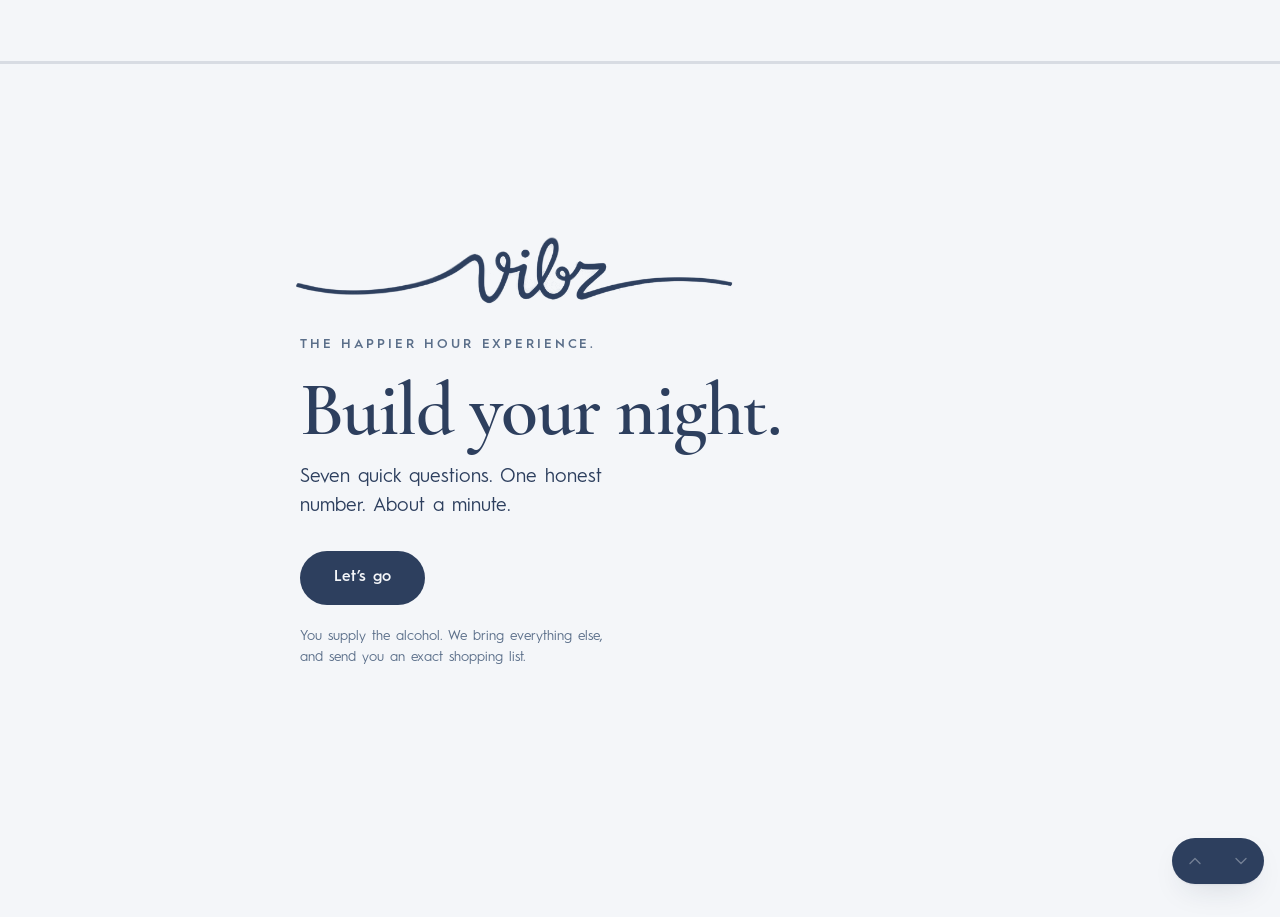
<file: plan/index.html>
<!doctype html>
<html lang="en">
<head>
<meta charset="utf-8">
<meta name="viewport" content="width=device-width, initial-scale=1, viewport-fit=cover">
<title>Build your night — VIBZ</title>
<meta name="description" content="Tell us about your night and see your investment. Luxury mobile bartending in El Dorado Hills and greater Sacramento.">
<!-- Unlisted on purpose: share this link by email, never from the main site. -->
<meta name="robots" content="noindex, nofollow">
<meta name="theme-color" content="#f4f6f9">
<link rel="icon" type="image/png" href="[data-uri]">
<style>
/* Brand fonts, embedded so this file works anywhere. Cormorant Garamond + Hurme Sans, per the VIBZ design system. */
@font-face{font-family:"Cormorant Garamond";font-weight:600;font-style:normal;font-display:swap;src:url([data-uri]) format("woff2")}
@font-face{font-family:"Cormorant Garamond";font-weight:400;font-style:italic;font-display:swap;src:url([data-uri]) format("woff2")}
@font-face{font-family:"Hurme Sans";font-weight:400;font-style:normal;font-display:swap;src:url([data-uri]) format("woff2")}
@font-face{font-family:"Hurme Sans";font-weight:600;font-style:normal;font-display:swap;src:url([data-uri]) format("woff2")}

:root{
  color-scheme:light;
  --navy:#2d3f5e; --midnight:#1c2a44; --slate:#7a8fa8; --muted:#5b6f8a;
  --lavender:#d4d8e8; --paper:#f4f6f9; --cool:#e9ecf2; --card:#ffffff;
  --hair:rgba(45,63,94,.14);          /* decorative hairlines */
  --edge:rgba(45,63,94,.6);           /* control borders, 3:1 on paper */
  --serif:"Cormorant Garamond",Georgia,"Times New Roman",serif;
  --sans:"Hurme Sans","Avenir Next","Century Gothic",system-ui,sans-serif;
  --shadow-card:0 1px 2px rgba(28,42,68,.06),0 12px 32px -12px rgba(28,42,68,.18);
  --deboss:inset 0 1px 3px rgba(45,63,94,.22),0 1px 0 rgba(255,255,255,.8);
  --ease:cubic-bezier(.22,.61,.36,1);
  --top:64px;
}
*,*::before,*::after{box-sizing:border-box}
html{scroll-snap-type:y proximity;-webkit-text-size-adjust:100%}
body{
  margin:0;background:var(--paper);color:var(--navy);
  font-family:var(--sans);font-size:16px;line-height:1.55;
  -webkit-font-smoothing:antialiased;
  padding-bottom:env(safe-area-inset-bottom,0px);
}
button,input,select{font:inherit;color:inherit}
.vh{position:absolute;width:1px;height:1px;overflow:hidden;clip:rect(0 0 0 0);white-space:nowrap}

/* ---------- top bar ---------- */
.top{
  position:sticky;top:0;z-index:30;height:var(--top);
  padding:env(safe-area-inset-top,0px) 22px 0;background:var(--paper);
  display:flex;align-items:center;justify-content:space-between;gap:16px;
}
.top::before{content:"";position:absolute;inset:0 0 auto;height:env(safe-area-inset-top,0px);background:var(--paper)}
.logo{display:block;line-height:0;transition:opacity 320ms var(--ease)}
.logo img{display:block;height:26px;width:auto}
body.on-welcome .logo{opacity:0;pointer-events:none}
.count{margin:0;font-size:12px;font-weight:600;letter-spacing:.22em;text-transform:uppercase;color:var(--muted)}
.prog{position:absolute;left:0;right:0;bottom:0;height:3px;background:var(--hair)}
.prog i{display:block;height:100%;width:0;background:var(--navy);transition:width 320ms var(--ease)}

/* ---------- sections ---------- */
.q{
  min-height:100vh;min-height:100svh;
  display:flex;align-items:center;
  padding:calc(var(--top) + 28px) 22px 88px;
  margin-top:calc(var(--top) * -1);
  scroll-snap-align:start;
}
.q[hidden]{display:none}
.inner{width:100%;max-width:680px;margin:0 auto}
.q.wide .inner{max-width:980px}
.eyebrow{
  display:flex;align-items:center;gap:10px;margin:0 0 16px;
  font-size:13px;font-weight:600;letter-spacing:.22em;text-transform:uppercase;color:var(--muted);
}
.eyebrow svg{width:16px;height:16px;stroke:currentColor;fill:none;stroke-width:1.5;stroke-linecap:round;stroke-linejoin:round}
.q-title{
  margin:0 0 12px;font-family:var(--serif);font-weight:600;
  font-size:clamp(38px,8.4vw,60px);line-height:1.04;letter-spacing:-.02em;text-wrap:balance;
}
.q-title:focus{outline:none}
.hint{margin:0 0 30px;max-width:48ch;font-size:16px;color:var(--muted);text-wrap:pretty}
.note{margin:12px 0 0;font-size:14px;line-height:1.5;color:var(--muted);text-wrap:pretty}
.note.err{color:#a32117}

/* ---------- welcome ---------- */
.welcome .inner{text-align:left}
.welcome .big{display:block;width:min(440px,78vw);height:auto;margin:0 0 30px -6px}
.welcome .q-title{font-size:clamp(44px,10vw,76px)}
.welcome .lead{font-size:19px;max-width:34ch;margin:0 0 30px;color:var(--navy)}
.welcome .small{margin:22px 0 0;font-size:13.5px;color:var(--muted);max-width:44ch}

/* ---------- options ---------- */
.opts{display:grid;gap:10px;grid-template-columns:1fr}
@media (min-width:600px){.opts.cols{grid-template-columns:1fr 1fr}}
.opt{position:relative;display:block}
.opt input{position:absolute;opacity:0;width:1px;height:1px}
.opt .pill{
  display:flex;align-items:center;gap:14px;min-height:58px;padding:12px 22px 12px 14px;
  background:var(--card);border:1px solid var(--edge);border-radius:999px;cursor:pointer;
  transition:background 160ms var(--ease),border-color 160ms var(--ease),color 160ms var(--ease);
}
.opt .k{
  flex:0 0 28px;height:28px;display:grid;place-items:center;border-radius:8px;
  border:1px solid var(--hair);background:var(--paper);
  font-size:12px;font-weight:600;color:var(--muted);transition:inherit;
}
.opt .t{display:block;line-height:1.25}
.opt .t em{display:block;margin-top:1px;font-style:normal;font-size:13px;color:var(--muted);transition:color 160ms var(--ease)}
.opt:hover .pill{border-color:var(--navy)}
.opt input:focus-visible + .pill{outline:3px solid var(--slate);outline-offset:3px}
.opt input:checked + .pill{background:var(--navy);border-color:var(--navy);color:var(--paper);box-shadow:var(--deboss)}
.opt input:checked + .pill .k{background:transparent;border-color:rgba(244,246,249,.5);color:var(--paper)}
.opt input:checked + .pill .t em{color:var(--lavender)}

/* ---------- fields ---------- */
.field{display:block;max-width:420px}
.field label{display:block;margin-bottom:8px;font-size:13px;font-weight:600;letter-spacing:.18em;text-transform:uppercase;color:var(--muted)}
.field input{
  display:block;width:100%;min-height:56px;padding:14px 16px;font-size:18px;
  background:var(--card);border:1px solid var(--edge);border-radius:8px;
}
.field input:focus-visible{outline:3px solid var(--slate);outline-offset:2px;border-color:var(--navy)}

/* ---------- buttons ---------- */
.nav{display:flex;align-items:center;gap:16px;margin-top:30px;flex-wrap:wrap}
.btn{
  min-height:54px;padding:14px 34px;border:0;border-radius:999px;cursor:pointer;
  background:var(--navy);color:var(--paper);font-size:15px;font-weight:600;letter-spacing:.02em;
  transition:background 160ms var(--ease);
}
.btn:hover{background:var(--midnight)}
.btn:active{box-shadow:var(--deboss)}
.btn:focus-visible{outline:3px solid var(--slate);outline-offset:3px}
.btn[disabled]{opacity:.4;cursor:not-allowed}
.enter{font-size:13px;color:var(--muted)}
.enter b{font-weight:600}
@media (hover:none){.enter{display:none}}
.link{background:none;border:0;padding:12px 2px;color:var(--muted);font-size:14px;text-decoration:underline;text-underline-offset:3px;cursor:pointer}
.link:focus-visible{outline:3px solid var(--slate);outline-offset:2px}

/* ---------- tier cards ---------- */
.tiers{display:grid;gap:14px;grid-template-columns:1fr}
@media (min-width:860px){.tiers{grid-template-columns:repeat(3,1fr)}}
.tier{position:relative;display:block}
.tier input{position:absolute;opacity:0;width:1px;height:1px}
.tier .card{
  position:relative;display:flex;flex-direction:column;height:100%;padding:24px 22px 22px;
  background:var(--card);border:1px solid var(--hair);border-radius:16px;box-shadow:var(--shadow-card);cursor:pointer;
  transition:box-shadow 160ms var(--ease),border-color 160ms var(--ease);
}
.tier:hover .card{border-color:var(--edge)}
.tier input:focus-visible + .card{outline:3px solid var(--slate);outline-offset:3px}
.tier input:checked + .card{border-color:var(--navy);box-shadow:inset 0 0 0 2px var(--navy),var(--shadow-card)}
.tier input:disabled + .card{opacity:.46;cursor:not-allowed;box-shadow:none}
.tier .sel{position:absolute;top:20px;right:20px;width:24px;height:24px;border-radius:50%;border:1.5px solid var(--edge);display:grid;place-items:center}
.tier input:checked + .card .sel{background:var(--navy);border-color:var(--navy)}
.tier input:checked + .card .sel::after{content:"";width:10px;height:6px;border-left:2px solid var(--paper);border-bottom:2px solid var(--paper);transform:rotate(-45deg) translateY(-1px)}
.tier .nm{display:block;margin:0;font-family:var(--serif);font-weight:600;font-size:38px;line-height:1;letter-spacing:-.02em}
.tier .pr{display:block;margin:6px 0 4px;font-size:15px;font-weight:600}
.tier .pr small{font-size:12px;font-weight:400;color:var(--muted);letter-spacing:.04em}
.tier .pm{display:block;margin:0 0 16px;font-family:var(--serif);font-style:italic;font-size:19px;line-height:1.2;color:var(--muted)}
.tier .ul{display:block;margin:0;padding:16px 0 0;border-top:1px solid var(--hair);font-size:14px;line-height:1.45}
.tier .li{display:block;position:relative;padding:0 0 7px 16px}
.tier .li::before{content:"";position:absolute;left:0;top:.62em;width:5px;height:5px;border-radius:50%;background:var(--slate)}
.tier .na{display:block;margin:12px 0 0;font-size:13px;color:var(--muted)}

/* ---------- add-ons ---------- */
.addons{display:grid;gap:10px}
.addon{position:relative;display:block}
.addon input{position:absolute;opacity:0;width:1px;height:1px}
.addon .row{
  display:flex;align-items:center;justify-content:space-between;gap:16px;min-height:64px;padding:12px 20px 12px 16px;
  background:var(--card);border:1px solid var(--edge);border-radius:16px;cursor:pointer;
  transition:background 160ms var(--ease),border-color 160ms var(--ease);
}
.addon:hover .row{border-color:var(--navy)}
.addon input:focus-visible + .row{outline:3px solid var(--slate);outline-offset:3px}
.addon input:checked + .row{background:var(--cool);border-color:var(--navy)}
.addon .who{display:flex;align-items:center;gap:14px}
.addon .tick{flex:0 0 24px;height:24px;border:1.5px solid var(--edge);border-radius:6px;display:grid;place-items:center;background:var(--card)}
.addon input:checked + .row .tick{background:var(--navy);border-color:var(--navy)}
.addon input:checked + .row .tick::after{content:"";width:11px;height:6px;border-left:2px solid var(--paper);border-bottom:2px solid var(--paper);transform:rotate(-45deg) translateY(-1px)}
.addon .nm{display:block;line-height:1.25}
.addon .nm em{display:block;margin-top:1px;font-style:normal;font-size:13px;color:var(--muted)}
.addon .amt{font-weight:600;font-size:15px;white-space:nowrap}

/* ---------- result ---------- */
.res .q-title{font-size:clamp(46px,10vw,72px)}
.sum{margin:0 0 26px;font-family:var(--serif);font-style:italic;font-size:22px;line-height:1.35;color:var(--navy);text-wrap:pretty}
.lines{border-top:1px solid var(--navy)}
.line{display:flex;justify-content:space-between;gap:20px;padding:15px 0;border-bottom:1px solid var(--hair);font-size:15px}
.line .what{max-width:68%}
.line .what em{display:block;margin-top:2px;font-style:normal;font-size:13px;color:var(--muted)}
.line .cost{font-weight:600;white-space:nowrap}
.total{
  display:flex;align-items:baseline;justify-content:space-between;gap:16px;margin-top:20px;padding:22px 26px;
  background:var(--navy);color:var(--paper);border-radius:16px;box-shadow:var(--shadow-card);
}
.total .lbl{font-size:13px;font-weight:600;letter-spacing:.22em;text-transform:uppercase;color:var(--lavender)}
.total .amt{font-family:var(--serif);font-weight:600;font-size:clamp(44px,10vw,62px);line-height:1;letter-spacing:-.02em}
.incl{margin-top:22px;padding:18px 22px;background:var(--cool);border-radius:16px;font-size:14px;line-height:1.55}
.incl b{display:block;margin-bottom:6px;font-size:12px;font-weight:600;letter-spacing:.22em;text-transform:uppercase;color:var(--muted)}
.form{margin-top:34px;padding:28px 26px 26px;background:var(--card);border:1px solid var(--hair);border-radius:16px;box-shadow:var(--shadow-card)}
.form h3{margin:0 0 6px;font-family:var(--serif);font-weight:600;font-size:34px;line-height:1.05;letter-spacing:-.02em}
.form .hint{margin-bottom:22px}
.grid2{display:grid;gap:16px;grid-template-columns:repeat(auto-fit,minmax(210px,1fr))}
.form .field{max-width:none}
.hp{position:absolute;left:-9999px;width:1px;height:1px;overflow:hidden}
.ok{margin:0;font-family:var(--serif);font-size:30px;line-height:1.2;text-wrap:pretty}
.foot{margin-top:44px;padding-top:20px;border-top:1px solid var(--hair);display:flex;flex-wrap:wrap;gap:6px 20px;justify-content:space-between;font-size:13px;color:var(--muted)}
.foot a{color:inherit}

/* ---------- floating controls ---------- */
.float{
  position:fixed;z-index:25;right:16px;bottom:calc(16px + env(safe-area-inset-bottom,0px));
  display:flex;align-items:center;gap:10px;
}
.float button{cursor:pointer}
.arrows{display:flex;border-radius:999px;background:var(--navy);box-shadow:var(--shadow-card)}
.arrows button{
  width:46px;height:46px;display:grid;place-items:center;border:0;background:transparent;color:var(--paper);border-radius:999px;
}
.arrows button:hover{background:var(--midnight)}
.arrows button[disabled]{opacity:.35;cursor:not-allowed}
.arrows button:focus-visible{outline:3px solid var(--slate);outline-offset:2px}
.arrows svg{width:20px;height:20px;stroke:currentColor;fill:none;stroke-width:1.6;stroke-linecap:round;stroke-linejoin:round}
.jump{
  min-height:46px;padding:0 20px;border:1px solid var(--navy);border-radius:999px;background:var(--card);color:var(--navy);
  font-size:14px;font-weight:600;box-shadow:var(--shadow-card);
}
.jump:hover{background:var(--cool)}
.jump:focus-visible{outline:3px solid var(--slate);outline-offset:3px}
.jump[hidden]{display:none}

@media (prefers-reduced-motion:reduce){
  *{transition:none!important;scroll-behavior:auto!important}
  html{scroll-snap-type:none}
}
</style>
</head>
<body class="on-welcome">

<header class="top">
  <a class="logo" href="/" aria-label="VIBZ home"><img src="[data-uri]" alt="VIBZ" width="165" height="26"></a>
  <p class="count" id="count" aria-hidden="true"></p>
  <div class="prog" aria-hidden="true"><i id="prog"></i></div>
</header>

<main id="flow"></main>

<div class="float">
  <button type="button" class="jump" id="jump" hidden>Back to your quote</button>
  <div class="arrows" role="group" aria-label="Move between questions">
    <button type="button" id="up" aria-label="Previous question"><svg viewBox="0 0 24 24" aria-hidden="true"><path d="M6 15l6-6 6 6"/></svg></button>
    <button type="button" id="down" aria-label="Next question"><svg viewBox="0 0 24 24" aria-hidden="true"><path d="M6 9l6 6 6-6"/></svg></button>
  </div>
</div>

<p class="vh" id="live" aria-live="polite"></p>

<noscript>
  <p style="padding:90px 24px;max-width:560px;margin:0 auto;font-size:18px">
    This page needs JavaScript to build your quote. Email <a href="mailto:hello@vibzbar.com">hello@vibzbar.com</a> with your date, guest count and location and we will send one.
  </p>
</noscript>

<script>
/* ===================================================================
   EVERYTHING YOU WOULD EVER CHANGE LIVES IN THIS ONE OBJECT.
   Prices, package names, add-ons, travel, cities. Nothing below needs touching.
   =================================================================== */
const PRICING = {

  /* Guest bands. `max` is the top of the band. The team is already priced in. */
  bands: [
    { id:'b30',  label:'Up to 30',  max:30,  team:'Lead bartender' },
    { id:'b50',  label:'31 to 50',  max:50,  team:'Lead bartender' },
    { id:'b75',  label:'51 to 75',  max:75,  team:'Lead bartender + barback' },
    { id:'b100', label:'76 to 100', max:100, team:'Two bartenders + barback' }
  ],
  maxGuests: 100,                 // above this: no price, custom proposal

  /* The three packages. Prices are keyed by band id. */
  tiers: [
    { id:'mix', name:'Mix', promise:'A beautiful bar.',
      price:{ b30:1250, b50:1650, b75:2250, b100:3200 },
      includes:[ 'Two signature cocktails', 'One zero-proof cocktail', 'A menu designed over a call' ] },
    { id:'sip', name:'Sip', promise:'A bar built for your night.',
      price:{ b30:1950, b50:2450, b75:3150, b100:4300 },
      includes:[ 'Four signature cocktails', 'Two zero-proof, a full program', 'A printed menu with your names', 'A welcome pour in every hand' ] },
    { id:'unwind', name:'Unwind', promise:'A bar nobody waits at.',
      price:{ b30:2850, b50:3450, b75:4250, b100:5400 },
      includes:[ 'Six signature cocktails', 'Three zero-proof, a full program', 'Bespoke menus for every table', 'A welcome pour in every hand', 'Hand-cut clear ice', 'Espresso martini station or champagne toast', 'Bar styled to your palette' ] }
  ],

  /* Service length. Four hours is the base every price above assumes. */
  hours:{ base:4, options:[
    { h:3, delta:-200, note:'A tighter evening' },
    { h:4, delta:0,    note:'Our standard' },
    { h:5, delta:250,  note:'A long one' },
    { h:6, delta:500,  note:'All night' }
  ]},

  /* Add-ons. kind: 'flat' or 'perGuest' (billed at the top of the guest band). */
  addons:[
    { id:'ice',      name:'Hand-cut clear ice',       kind:'flat',     amount:250, sub:'Crystal cubes, cut the night before.', notFor:['unwind'] },
    { id:'espresso', name:'Espresso martini station', kind:'flat',     amount:450, sub:'The late-night crowd-pleaser.' },
    { id:'toast',    name:'Champagne toast service',  kind:'perGuest', amount:4,   sub:'Poured and passed on your cue.' },
    { id:'glass',    name:'Custom-printed drinkware', kind:'perGuest', amount:8,   sub:'Your names on them. Guests keep them.' },
    { id:'menus',    name:'Printed menus and signage',kind:'flat',     amount:175, sub:'Designed to match your invitations.' }
  ],

  /* Travel is measured from El Dorado Hills (ZIP 95762). */
  travel:{ freeMiles:30, perMile:3, customBeyond:60 },

  /* Peak minimum: Saturdays, May through October (months are 0-based). */
  peak:{ minimum:2450, months:[4,5,6,7,8,9], weekday:6 },

  /* New Year's Eve is Unwind only. */
  nye:{ month:11, day:31, tier:'unwind' },

  /* One-way driving miles from El Dorado Hills. THESE ARE ESTIMATES: check the
     ones you will actually drive to in Google Maps. Anything over 60 is quoted by hand. */
  cities:[
    ['El Dorado Hills',3],['Cameron Park',8],['Rescue',10],['Shingle Springs',12],['Folsom',9],
    ['Placerville',22],['Diamond Springs',24],['El Dorado',25],['Pollock Pines',38],
    ['Granite Bay',18],['Orangevale',17],['Fair Oaks',19],['Citrus Heights',22],['Rancho Cordova',17],
    ['Gold River',19],['Carmichael',24],['Roseville',22],['Rocklin',24],['Loomis',26],['Penryn',28],
    ['Lincoln',34],['Auburn',34],['Sacramento',27],['West Sacramento',31],['Elk Grove',31],
    ['Davis',46],['Woodland',52],['Lodi',55],
    ['South Lake Tahoe',68],['Stockton',68],['Truckee',95],['Tahoe City',92],['Napa',95],['Sonoma',110],['San Francisco',125]
  ],
  zips:{
    '95762':3,'95672':10,'95682':8,'95630':9,'95667':22,'95619':24,'95623':25,'95726':38,
    '95746':18,'95662':17,'95628':19,'95610':22,'95742':17,'95670':17,'95608':24,'95661':22,
    '95677':24,'95765':24,'95678':22,'95747':24,'95650':26,'95663':28,'95648':34,'95603':34,
    '95811':27,'95814':27,'95816':27,'95817':27,'95818':28,'95819':26,'95820':30,'95821':23,
    '95822':32,'95823':34,'95824':30,'95825':23,'95826':23,'95827':21,'95828':30,'95829':27,
    '95831':32,'95832':34,'95833':29,'95834':30,'95835':31,'95864':23,'95691':31,'95605':31,
    '95757':31,'95758':32,'95624':31,'95616':46,'95618':46,'95695':52,'95240':55,'96150':68,'96161':95
  },

  /* Where the request goes. REPLACE WITH YOUR FORMSPREE ID. */
  formEndpoint:'https://formspree.io/f/xnpjrrap',

  everyBar:'A certified, insured bartender. House-made syrups. Fresh garnishes. A styled bar, ice and mixers. Shatter-resistant drinkware. Full setup and breakdown.'
};

/* ===================================================================
   Below here is machinery. You should not need to edit it.
   =================================================================== */

const MILE_BANDS = [
  { id:'near', label:'Under 30 miles',     miles:20 },
  { id:'mid',  label:'30 to 60 miles',     miles:45 },
  { id:'far',  label:'More than 60 miles', miles:null }
];
const OCCASIONS = ['A wedding','A holiday party','A birthday','An engagement','A corporate evening','Something else'];
const LETTERS = 'ABCDEFGH';
const REDUCE = window.matchMedia && matchMedia('(prefers-reduced-motion: reduce)').matches;
const FINE_POINTER = window.matchMedia && matchMedia('(hover: hover)').matches;

const blank = () => ({ occasion:null, date:null, place:'', placeLabel:'', miles:null, milesBand:null,
  guests:null, hours:PRICING.hours.base, tier:null, addons:[], contact:{name:'',email:'',phone:'',venue:''} });
let S = blank();
let reached = 0;     // highest unlocked section
let active = 0;      // section crossing the middle of the screen

const $ = (s, r=document) => r.querySelector(s);
const $$ = (s, r=document) => Array.from(r.querySelectorAll(s));
const money = n => '$' + Math.round(n).toLocaleString('en-US');
const esc = s => String(s).replace(/[&<>"']/g, c => ({'&':'&amp;','<':'&lt;','>':'&gt;','"':'&quot;',"'":'&#39;'}[c]));
const bandFor = g => PRICING.bands.find(b => g <= b.max) || null;
const tierById = id => PRICING.tiers.find(t => t.id === id);
const parseDate = v => { const p = String(v||'').split('-'); return p.length === 3 ? new Date(+p[0], +p[1]-1, +p[2]) : null; };
const ymd = d => d.getFullYear() + '-' + String(d.getMonth()+1).padStart(2,'0') + '-' + String(d.getDate()).padStart(2,'0');
const todayStart = () => { const t = new Date(); t.setHours(0,0,0,0); return t; };
const isNye  = d => !!d && d.getMonth() === PRICING.nye.month && d.getDate() === PRICING.nye.day;
const isPeak = d => !!d && PRICING.peak.months.includes(d.getMonth()) && d.getDay() === PRICING.peak.weekday;
const prettyDate = d => d ? d.toLocaleDateString('en-US',{weekday:'long',month:'long',day:'numeric',year:'numeric'}) : '';
const norm = s => String(s||'').toLowerCase().replace(/,?\s*(ca|california)\s*$/,'').replace(/[^a-z ]/g,' ').replace(/\s+/g,' ').trim();
const CITY_INDEX = {}; PRICING.cities.forEach(([n,m]) => { CITY_INDEX[norm(n)] = { name:n, miles:m }; });

function resolvePlace(raw){
  const v = String(raw||'').trim();
  if(/^\d{5}$/.test(v)){ return PRICING.zips[v] !== undefined ? { label:v, miles:PRICING.zips[v] } : null; }
  const c = CITY_INDEX[norm(v)];
  return c ? { label:c.name, miles:c.miles } : null;
}
function milesNow(){
  if(S.miles !== null) return S.miles;
  const b = MILE_BANDS.find(m => m.id === S.milesBand);
  return b ? b.miles : null;
}
function travelFee(miles){
  return miles && miles > PRICING.travel.freeMiles ? (miles - PRICING.travel.freeMiles) * PRICING.travel.perMile : 0;
}

/* ---------- the quote ---------- */
function quote(){
  const d = parseDate(S.date), band = bandFor(S.guests), tier = tierById(S.tier), miles = milesNow();
  if(!S.guests || !S.tier || !d || (S.miles === null && !S.milesBand)) return { incomplete:true };
  const custom = (S.guests > PRICING.maxGuests) || S.milesBand === 'far' || (S.miles !== null && S.miles > PRICING.travel.customBeyond);
  if(custom || !band || !tier) return { custom:true };

  const lines = [];
  lines.push({ what:`The ${tier.name}`, sub:`${band.label} guests · ${band.team}`, cost:tier.price[band.id] });

  const hr = PRICING.hours.options.find(o => o.h === S.hours);
  if(hr && hr.delta !== 0){
    const diff = S.hours - PRICING.hours.base;
    lines.push({ what:`${S.hours} hours of service`,
      sub: diff > 0 ? `${diff} beyond our standard four` : 'One under our standard four', cost:hr.delta });
  }
  S.addons.forEach(id => {
    const a = PRICING.addons.find(x => x.id === id); if(!a) return;
    lines.push({ what:a.name,
      sub: a.kind === 'perGuest' ? `${money(a.amount)} per guest, priced for ${band.max}` : '',
      cost: a.kind === 'perGuest' ? a.amount * band.max : a.amount });
  });
  const tf = travelFee(miles);
  if(tf > 0) lines.push({ what:'Travel', sub:`${miles} miles · the first ${PRICING.travel.freeMiles} are included`, cost:tf });

  let total = lines.reduce((s,l) => s + l.cost, 0);
  const floor = tier.price[PRICING.bands[0].id];
  let floorApplied = false, peakApplied = false;
  if(total < floor){ total = floor; floorApplied = true; }
  if(isPeak(d) && total < PRICING.peak.minimum){ total = PRICING.peak.minimum; peakApplied = true; }

  return { custom:false, lines, total, floor, floorApplied, peakApplied, band, tier,
           customised: S.addons.length > 0 || S.hours !== PRICING.hours.base };
}

/* ---------- small renderers ---------- */
const ARROW = '<svg viewBox="0 0 24 24" aria-hidden="true"><path d="M5 12h14M13 6l6 6-6 6"/></svg>';

function radioOpts(name, items, current, cols, labelId){
  return `<div class="opts ${cols?'cols':''}" role="radiogroup" aria-labelledby="${labelId || 't-' + name}">${
    items.map((it,i) => `<label class="opt"><input type="radio" name="${name}" value="${esc(it.value)}" ${String(current)===String(it.value)?'checked':''}>
      <span class="pill"><span class="k" aria-hidden="true">${LETTERS[i]}</span><span class="t">${esc(it.label)}${it.note?`<em>${esc(it.note)}</em>`:''}</span></span></label>`).join('')
  }</div>`;
}

/* ===================================================================
   SECTIONS. Each one: content() -> markup, wire(el), ready(), and
   either auto (advance on pick) or cta (an OK button).
   =================================================================== */
const SECTIONS = [

  { id:'welcome', h1:true, cta:'Let’s go', ready:()=>true,
    content:()=>({
      eyebrow:'The happier hour experience.',
      big:true,
      title:'Build your night.',
      hint:'',
      body:`<p class="lead">Seven quick questions. One honest number. About a minute.</p>`,
      after:`<p class="small">You supply the alcohol. We bring everything else, and send you an exact shopping list.</p>`
    }) },

  { id:'occasion', num:true, auto:true,
    ready:()=>!!S.occasion,
    content:()=>({ title:'What are we celebrating?', hint:'So the menu suits the night.',
      body: radioOpts('occasion', OCCASIONS.map(o=>({value:o,label:o})), S.occasion, true) }),
    wire(el){ $$('input[name=occasion]', el).forEach(r => r.addEventListener('change', e => { S.occasion = e.target.value; changed(1); advance(1); })); } },

  { id:'date', num:true, cta:'OK',
    ready:()=>{ const d = parseDate(S.date); return !!d && d >= todayStart(); },
    content:()=>({ title:'When is it?', hint:'Pick the day. We will flag anything special about it.',
      body:`<div class="field"><label for="dt">Event date</label>
        <input type="date" id="dt" min="${ymd(todayStart())}" value="${esc(S.date||'')}"></div>
        <p class="note" id="dtmsg" role="status"></p>` }),
    wire(el){
      const i = $('#dt', el), msg = $('#dtmsg', el);
      const show = () => {
        const d = parseDate(S.date);
        if(!d){ msg.className='note'; msg.textContent=''; return; }
        if(d < todayStart()){ msg.className='note err'; msg.textContent='That date has passed. Pick one ahead.'; return; }
        msg.className='note';
        msg.textContent = isNye(d) ? 'New Year’s Eve is offered as Unwind only.'
          : isPeak(d) ? `A peak Saturday. These carry a ${money(PRICING.peak.minimum)} minimum.` : '';
      };
      i.addEventListener('input', () => {
        S.date = i.value;
        if(isNye(parseDate(S.date)) && S.tier && S.tier !== PRICING.nye.tier) S.tier = null;
        show(); changed(2);
      });
      show();
    } },

  { id:'place', num:true, cta:'OK',
    ready:()=> S.miles !== null || !!S.milesBand,
    content:()=>({ title:'Where is it?', hint:`A city name or a ZIP code. The first ${PRICING.travel.freeMiles} miles from El Dorado Hills are on us.`,
      body:`<div class="field"><label for="pl">City or ZIP code</label>
        <input id="pl" type="text" list="cityList" autocomplete="off" autocapitalize="words" spellcheck="false"
               placeholder="El Dorado Hills or 95762" value="${esc(S.place||'')}"></div>
        <datalist id="cityList">${PRICING.cities.map(c=>`<option value="${esc(c[0])}"></option>`).join('')}</datalist>
        <p class="note" id="plmsg" role="status"></p>
        <div id="plband" hidden>
          <p class="hint" style="margin:18px 0 12px">We have not mapped that one yet. Roughly how far from El Dorado Hills?</p>
          ${radioOpts('mb', MILE_BANDS.map(m=>({value:m.id,label:m.label})), S.milesBand, false, 't-place')}
        </div>` }),
    wire(el){
      const i = $('#pl', el), msg = $('#plmsg', el), band = $('#plband', el);
      const say = () => {
        if(S.miles === null){ msg.textContent=''; return; }
        if(S.miles > PRICING.travel.customBeyond){ msg.textContent = 'That one is further afield. We quote those by hand, so we will take your details at the end.'; return; }
        const f = travelFee(S.miles);
        msg.textContent = f > 0 ? `About ${S.miles} miles out. Travel adds ${money(f)}.` : `About ${S.miles} miles out. Travel is included.`;
      };
      const fromInput = () => {
        S.place = i.value;
        const r = resolvePlace(i.value);
        if(r){ S.miles = r.miles; S.placeLabel = r.label; S.milesBand = null; band.hidden = true; }
        else { S.miles = null; S.placeLabel = ''; }
        say(); changed(3);
      };
      i.addEventListener('input', fromInput);
      i.addEventListener('change', () => {
        if(i.value.trim() && S.miles === null){ band.hidden = false; msg.textContent=''; }
      });
      $$('input[name=mb]', el).forEach(r => r.addEventListener('change', e => { S.milesBand = e.target.value; S.placeLabel = S.place.trim(); changed(3); }));
      if(S.place && S.miles === null && S.milesBand) band.hidden = false;
      say();
    } },

  { id:'guests', num:true, cta:'OK',
    ready:()=> !!(S.guests && S.guests > 0),
    content:()=>({ title:'How many guests?', hint:'Your team scales with the number, and it is already in the price.',
      body:`<div class="field"><label for="gs">Guest count</label>
        <input type="number" id="gs" inputmode="numeric" min="1" max="500" placeholder="50" value="${S.guests||''}"></div>
        <p class="note" id="gsmsg" role="status"></p>` }),
    wire(el){
      const i = $('#gs', el), msg = $('#gsmsg', el);
      const say = () => {
        if(!S.guests){ msg.textContent=''; return; }
        if(S.guests > PRICING.maxGuests){ msg.textContent = 'Above 100 we build the night by hand, so we will take your details at the end.'; return; }
        msg.textContent = `${bandFor(S.guests).team}.`;
      };
      i.addEventListener('input', () => { S.guests = i.value ? parseInt(i.value, 10) : null; say(); changed(4); });
      say();
    } },

  { id:'hours', num:true, auto:true,
    ready:()=>!!S.hours,
    content:()=>({ title:'How long should the bar run?', hint:'Four hours is our standard. Move it either way.',
      body: radioOpts('hours', PRICING.hours.options.map(o=>({value:o.h,label:`${o.h} hours`,note:o.note})), S.hours, true) }),
    wire(el){ $$('input[name=hours]', el).forEach(r => r.addEventListener('change', e => { S.hours = parseInt(e.target.value, 10); changed(5); advance(5); })); } },

  { id:'tier', num:true, auto:true, wide:true,
    ready:()=>!!S.tier,
    content:()=>{
      const nye = isNye(parseDate(S.date)), band = bandFor(S.guests);
      return { title:'How should the night flow?',
        hint: nye ? 'New Year’s Eve runs as Unwind only.' : 'Every one includes the styled bar, house-made syrups, fresh garnishes and full setup.',
        body:`<div class="tiers" role="radiogroup" aria-labelledby="t-tier">${
          PRICING.tiers.map(t => {
            const off = nye && t.id !== PRICING.nye.tier;
            return `<label class="tier"><input type="radio" name="tier" value="${t.id}" ${S.tier===t.id?'checked':''} ${off?'disabled':''}>
              <span class="card"><span class="sel" aria-hidden="true"></span>
                <span class="nm">${esc(t.name)}</span>
                <span class="pr">${band ? money(t.price[band.id]) : ''} <small>${band ? 'for '+esc(band.label.toLowerCase())+' guests' : ''}</small></span>
                <span class="pm">${esc(t.promise)}</span>
                <span class="ul">${t.includes.map(x=>`<span class="li">${esc(x)}</span>`).join('')}</span>
                ${off ? `<span class="na">Not offered on New Year’s Eve.</span>` : ''}
              </span></label>`;
          }).join('')}</div>` };
    },
    wire(el){
      $$('input[name=tier]', el).forEach(r => r.addEventListener('change', e => {
        S.tier = e.target.value;
        S.addons = S.addons.filter(id => { const a = PRICING.addons.find(x => x.id === id); return a && !(a.notFor||[]).includes(S.tier); });
        changed(6); advance(6);
      }));
    } },

  { id:'addons', num:true, cta:'See your night', ready:()=>true,
    content:()=>{
      const avail = PRICING.addons.filter(a => !(a.notFor||[]).includes(S.tier));
      return { title:'Anything to make it yours?', hint:'Optional. Skip them all and the night is still complete.',
        body:`<div class="addons" role="group" aria-labelledby="t-addons">${
          avail.map(a => `<label class="addon"><input type="checkbox" value="${a.id}" ${S.addons.includes(a.id)?'checked':''}>
            <span class="row"><span class="who"><span class="tick" aria-hidden="true"></span>
              <span class="nm">${esc(a.name)}<em>${esc(a.sub)}</em></span></span>
              <span class="amt">${a.kind==='perGuest' ? money(a.amount)+' / guest' : money(a.amount)}</span></span></label>`).join('')
        }</div>` };
    },
    wire(el){
      $$('input[type=checkbox]', el).forEach(c => c.addEventListener('change', e => {
        const v = e.target.value;
        if(e.target.checked){ if(!S.addons.includes(v)) S.addons.push(v); } else S.addons = S.addons.filter(x => x !== v);
        changed(7);
      }));
    } },

  { id:'result', result:true, ready:()=>true,
    content:()=>{
      const q = quote(), d = parseDate(S.date);
      if(q.incomplete){
        return { eyebrow:'Your night', title:'Almost there.', hint:'',
          body:`<p class="sum">A few answers above are blank. Fill them in and your number appears here.</p>` };
      }
      if(q.custom){
        return { eyebrow:'Your night', title:'Let’s build this one properly.', hint:'',
          body:`<p class="sum">A night this size deserves a plan rather than a lookup. Send your details and we will come back inside 48 hours with a proposal shaped to it.</p>${formHtml(q)}` };
      }
      const occ = (S.occasion || 'Your event').replace(/^(A|An)\s+/i, '');
      const place = S.placeLabel || S.place;
      return { eyebrow:'Your night', title: q.customised ? 'Your custom bar.' : `The ${q.tier.name}.`, hint:'',
        body:`
          <p class="sum">${esc(occ.charAt(0).toUpperCase() + occ.slice(1))} on ${esc(prettyDate(d))}. ${esc(String(S.guests))} guests in ${esc(place)}, ${S.hours} hours of service.</p>
          <div class="lines">${q.lines.map(l => `<div class="line"><span class="what">${esc(l.what)}${l.sub?`<em>${esc(l.sub)}</em>`:''}</span><span class="cost">${l.cost<0?'−':''}${money(Math.abs(l.cost))}</span></div>`).join('')}</div>
          <div class="total"><span class="lbl">Your investment</span><span class="amt">${money(q.total)}</span></div>
          ${q.peakApplied ? `<p class="note">A peak Saturday carries a ${money(PRICING.peak.minimum)} minimum, so that is the figure shown.</p>` : ''}
          ${q.floorApplied && !q.peakApplied ? `<p class="note">The ${esc(q.tier.name)} begins at ${money(q.floor)}, however short the evening.</p>` : ''}
          <div class="incl"><b>In every VIBZ bar</b>${esc(PRICING.everyBar)}</div>
          <p class="note">An estimate from what you told us. Your proposal confirms every line. You buy and own the alcohol, and we send an exact shopping list so nobody over-buys. Excludes optional gratuity.</p>
          ${formHtml(q)}` };
    },
    wire(el){
      const f = $('#bk', el);
      if(f){
        ['name','email','phone','venue'].forEach(k => {
          const inp = f.elements[k]; if(!inp) return;
          inp.value = S.contact[k] || '';
          inp.addEventListener('input', () => { S.contact[k] = inp.value; save(); });
        });
        f.addEventListener('submit', submitForm);
      }
      const r = $('#restart', el);
      if(r) r.addEventListener('click', restart);
    } }
];

function formHtml(q){
  return `<div class="form" id="formwrap">
    <h3>Request this date</h3>
    <p class="hint">We reply within 48 hours with a proposal and your shopping list.</p>
    <form id="bk" novalidate>
      <div class="grid2">
        <div class="field"><label for="f_name">Your name</label><input id="f_name" name="name" autocomplete="name" required></div>
        <div class="field"><label for="f_email">Email</label><input id="f_email" name="email" type="email" autocomplete="email" required></div>
        <div class="field"><label for="f_phone">Phone</label><input id="f_phone" name="phone" type="tel" autocomplete="tel"></div>
        <div class="field"><label for="f_venue">Venue or address</label><input id="f_venue" name="venue" autocomplete="off"></div>
      </div>
      <label class="hp" for="f_gotcha">Leave this empty</label>
      <input class="hp" id="f_gotcha" name="_gotcha" tabindex="-1" autocomplete="off">
      <p class="note err" id="bkerr" role="status"></p>
      <div class="nav"><button class="btn" type="submit" id="bksend">Send it</button></div>
    </form>
  </div>
  <div class="foot"><span>VIBZ · El Dorado Hills &amp; greater Sacramento</span>
    <span><a href="mailto:hello@vibzbar.com">hello@vibzbar.com</a></span>
    <button type="button" class="link" id="restart">Start over</button></div>`;
}

async function submitForm(e){
  e.preventDefault();
  const f = e.target, err = $('#bkerr'), btn = $('#bksend');
  const name = f.elements.name.value.trim(), email = f.elements.email.value.trim();
  if(!name || !/^[^@\s]+@[^@\s]+\.[^@\s]+$/.test(email)){ err.textContent = 'A name and a working email, and we are away.'; return; }
  err.textContent = ''; btn.disabled = true; btn.textContent = 'Sending…';

  const q = quote();
  const fd = new FormData(f);
  fd.append('occasion', S.occasion || '');
  fd.append('event_date', S.date || '');
  fd.append('place', S.placeLabel || S.place || '');
  fd.append('guests', String(S.guests || ''));
  fd.append('hours', String(S.hours));
  fd.append('package', S.tier ? tierById(S.tier).name : '');
  fd.append('addons', S.addons.join(', '));
  fd.append('quote', q.custom ? 'Custom: over 100 guests or beyond 60 miles' : money(q.total));
  fd.append('_subject', `VIBZ configurator: ${S.occasion || 'enquiry'} ${S.date || ''}`);
  try{
    const res = await fetch(PRICING.formEndpoint, { method:'POST', headers:{Accept:'application/json'}, body:fd });
    if(!res.ok) throw new Error('status ' + res.status);
    $('#formwrap').innerHTML = '<p class="ok">Thank you. We have your night, and we will be back inside 48 hours.</p>';
    $('#live').textContent = 'Your request was sent.';
  }catch(x){
    btn.disabled = false; btn.textContent = 'Send it';
    err.innerHTML = 'That did not send. Email <a href="mailto:hello@vibzbar.com">hello@vibzbar.com</a> and we will pick it up.';
  }
}

/* ===================================================================
   FLOW
   =================================================================== */
const flow = $('#flow');

function layout(def, i, c){
  const idx = SECTIONS.indexOf(def);
  const head = c.big ? `<img class="big" src="${$('.logo img').src}" alt="" width="440" height="70">` : '';
  const eyebrow = def.num ? `<p class="eyebrow"><span>${idx}</span>${ARROW}</p>`
                : c.eyebrow ? `<p class="eyebrow">${esc(c.eyebrow)}</p>` : '';
  const T = def.h1 ? 'h1' : 'h2';
  return `<div class="inner">
    ${head}${eyebrow}
    <${T} class="q-title" id="t-${def.id}" tabindex="-1">${esc(c.title)}</${T}>
    ${c.hint ? `<p class="hint">${esc(c.hint)}</p>` : ''}
    ${c.body || ''}
    ${def.cta ? `<div class="nav"><button type="button" class="btn" data-ok="${idx}">${esc(def.cta)}</button>${def.id==='welcome' ? '' : '<span class="enter">press <b>Enter</b></span>'}</div>` : ''}
    ${c.after || ''}
  </div>`;
}

function paint(i){
  const def = SECTIONS[i], el = def.el, c = def.content();
  el.className = 'q' + (def.wide ? ' wide' : '') + (def.id === 'welcome' ? ' welcome' : '') + (def.result ? ' res' : '');
  el.innerHTML = layout(def, i, c);
  el.setAttribute('aria-labelledby', 't-' + def.id);
  if(def.wire) def.wire(el);
  refreshOk(i);
}
function refreshOk(i){
  const b = $(`[data-ok="${i}"]`, SECTIONS[i].el);
  if(b) b.disabled = !SECTIONS[i].ready();
}

function build(){
  if(io) io.disconnect();
  flow.innerHTML = '';
  SECTIONS.forEach((def, i) => {
    const el = document.createElement('section');
    el.id = 's-' + def.id; el.dataset.i = i; el.hidden = i > reached;
    flow.appendChild(el); def.el = el; paint(i);
    if(io) io.observe(el);
  });
}

/* A answer changed in section `src`. Repaint what depends on it, leave the section being typed in. */
function changed(src){
  refreshOk(src);
  [6, 7, 8].forEach(i => { if(i !== src && i <= reached) paint(i); });
  /* an earlier edit can invalidate later readiness: keep OK buttons honest */
  SECTIONS.forEach((_, i) => { if(i !== src) refreshOk(i); });
  save(); updateUI();
}

function advance(i){
  const n = i + 1; if(n >= SECTIONS.length) return;
  const fresh = n > reached;
  if(fresh){ reached = n; SECTIONS[n].el.hidden = false; paint(n); }
  save(); updateUI();
  if(fresh) setTimeout(() => go(n), 180);
}
function go(i){
  const el = SECTIONS[i] && SECTIONS[i].el; if(!el || el.hidden) return;
  el.scrollIntoView({ behavior: REDUCE ? 'auto' : 'smooth', block:'start' });
  setTimeout(() => {
    const t = $('.q-title', el);
    if(FINE_POINTER){ const inp = $('input[type=text],input[type=number],input[type=date]', el); if(inp){ inp.focus({preventScroll:true}); return; } }
    if(t) t.focus({preventScroll:true});
  }, REDUCE ? 0 : 520);
  $('#live').textContent = (SECTIONS[i].content().title || '');
}

function restart(){
  S = blank(); reached = 0; active = 0;
  try{ sessionStorage.removeItem('vibz.plan.v2'); }catch(e){}
  build(); updateUI(); window.scrollTo({ top:0, behavior: REDUCE ? 'auto' : 'smooth' });
}

/* ---------- chrome: progress, counter, arrows ---------- */
function updateUI(){
  const q = SECTIONS.length - 1;                       // last index = result
  document.body.classList.toggle('on-welcome', active === 0);
  $('#prog').style.width = (active / q * 100) + '%';
  $('#count').textContent = active === 0 ? '' : active === q ? 'Your night' : `${active} / ${q - 1}`;
  $('#up').disabled = active <= 0;
  $('#down').disabled = active >= reached;
  $('#jump').hidden = !(reached >= q && active < q && active > 0);
}
$('#up').addEventListener('click', () => go(Math.max(0, active - 1)));
$('#down').addEventListener('click', () => go(Math.min(reached, active + 1)));
$('#jump').addEventListener('click', () => go(SECTIONS.length - 1));

flow.addEventListener('click', e => {
  const b = e.target.closest('[data-ok]'); if(!b) return;
  const i = +b.dataset.ok; if(SECTIONS[i].ready()) advance(i);
});

document.addEventListener('keydown', e => {
  if(e.metaKey || e.ctrlKey || e.altKey) return;
  const t = e.target, tag = (t.tagName || '').toLowerCase();
  const el = SECTIONS[active] && SECTIONS[active].el; if(!el) return;
  if(e.key === 'Enter' && tag === 'input' && t.type !== 'submit' && el.contains(t) && !t.closest('#bk')){
    const b = $('[data-ok]', el); if(b && !b.disabled){ e.preventDefault(); b.click(); }
    return;
  }
  if(tag === 'input' || tag === 'textarea' || tag === 'select') return;
  const k = e.key.toUpperCase();
  const i = LETTERS.indexOf(k);
  if(k.length === 1 && i > -1){
    const lab = $$('.opt', el)[i]; if(lab && lab.offsetParent !== null){ const r = $('input', lab); if(r){ r.checked = true; r.dispatchEvent(new Event('change', {bubbles:true})); } }
  }
});

/* ---------- which section is on screen ---------- */
let io = null;
if('IntersectionObserver' in window){
  io = new IntersectionObserver(entries => {
    entries.forEach(en => { if(en.isIntersecting){ active = +en.target.dataset.i; updateUI(); } });
  }, { rootMargin:'-45% 0px -54% 0px', threshold:0 });
}

/* ---------- persistence ---------- */
function save(){ try{ sessionStorage.setItem('vibz.plan.v2', JSON.stringify({ S, reached })); }catch(e){} }
function restore(){
  try{
    const d = JSON.parse(sessionStorage.getItem('vibz.plan.v2') || 'null');
    if(d && d.S){ S = Object.assign(blank(), d.S); S.contact = Object.assign(blank().contact, d.S.contact||{}); reached = Math.min(+d.reached || 0, SECTIONS.length - 1); return true; }
  }catch(e){}
  return false;
}

/* Pre-fill from URL params passed by the main site's booking form.
   Runs here so resolvePlace and SECTIONS are already in scope. */
const _qp = new URLSearchParams(location.search);
const _hasParams = _qp.has('guests') || _qp.has('date') || _qp.has('place') || _qp.has('occasion');
if(_hasParams){
  try{ sessionStorage.removeItem('vibz.plan.v2'); }catch(e){}
  const _g = parseInt(_qp.get('guests'),10); if(_g > 0) S.guests = _g;
  const _d = _qp.get('date'); if(_d && /^\d{4}-\d{2}-\d{2}$/.test(_d)) S.date = _d;
  const _pl = _qp.get('place');
  if(_pl){ S.place = _pl.trim(); const _r = resolvePlace(_pl); if(_r){ S.miles = _r.miles; S.placeLabel = _r.label; } }
  const _oc = _qp.get('occasion'); if(_oc && OCCASIONS.includes(_oc)) S.occasion = _oc;
  /* Unlock every consecutive section that is already satisfied */
  for(let _i = 0; _i < SECTIONS.length - 1; _i++){
    if(SECTIONS[_i].ready()) reached = _i + 1; else break;
  }
}
const resumed = _hasParams ? false : restore();
build();
updateUI();
if(resumed && reached > 0) setTimeout(() => SECTIONS[reached].el.scrollIntoView({ behavior:'auto', block:'start' }), 60);
</script>
</body>
</html>
</file>
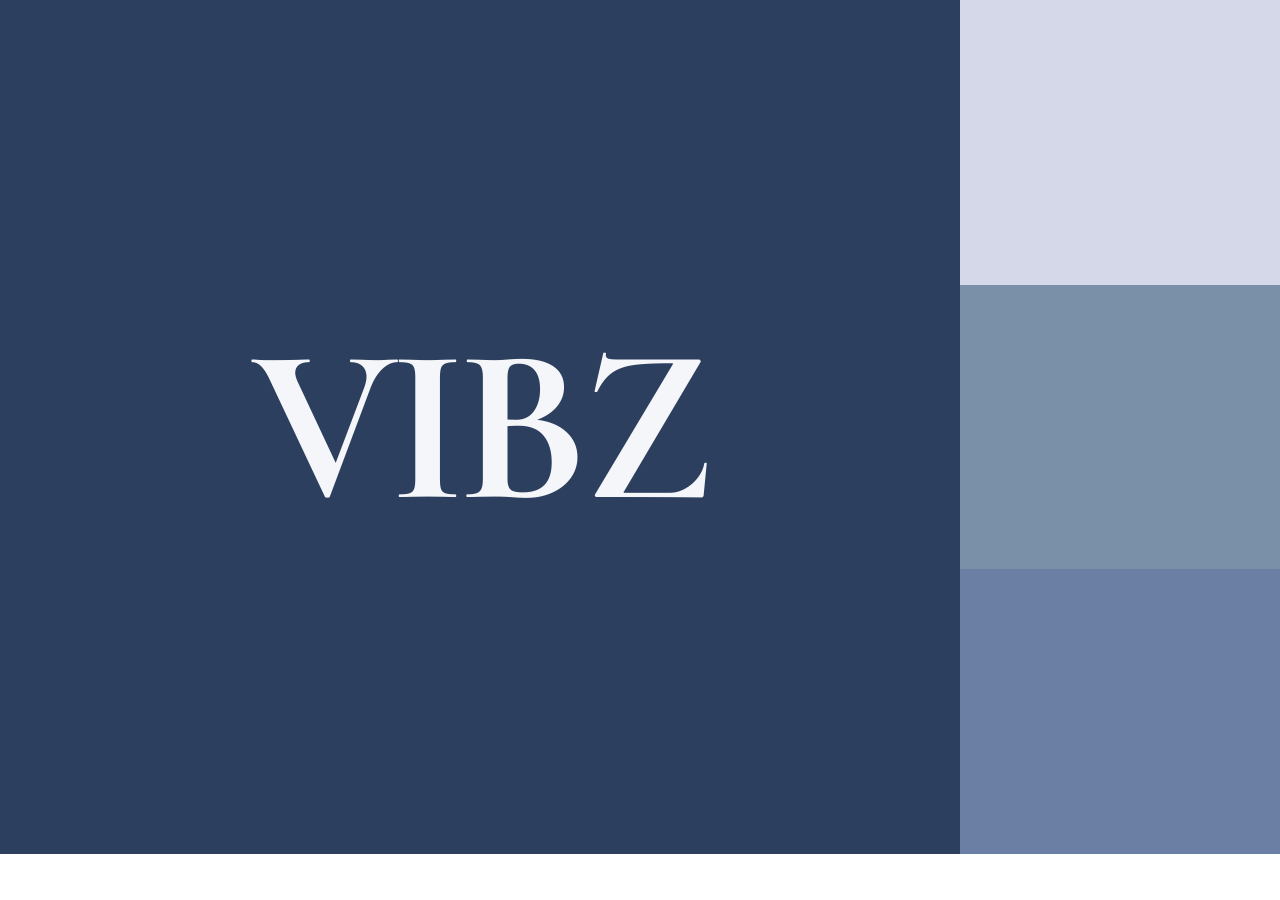
<file: .claude/skills/vibz-design/thumbnail.html>
<link rel="stylesheet" href="styles.css"><body style="margin:0;width:1280px;height:854px;display:flex"><div style="flex:3;background:#2d3f5e;display:flex;align-items:center;justify-content:center;font:700 220px/1 var(--font-serif-display);color:#f4f6f9;letter-spacing:-.03em">VIBZ</div><div style="width:25%;display:flex;flex-direction:column"><div style="flex:1;background:#d4d8e8"></div><div style="flex:1;background:#7a8fa8"></div><div style="flex:1;background:#6a7fa3"></div></div></body>
</file>
<file: .claude/skills/vibz-design/styles.css>
@import "tokens/fonts.css";
@import "tokens/colors.css";
@import "tokens/typography.css";
@import "tokens/spacing.css";
</file>
